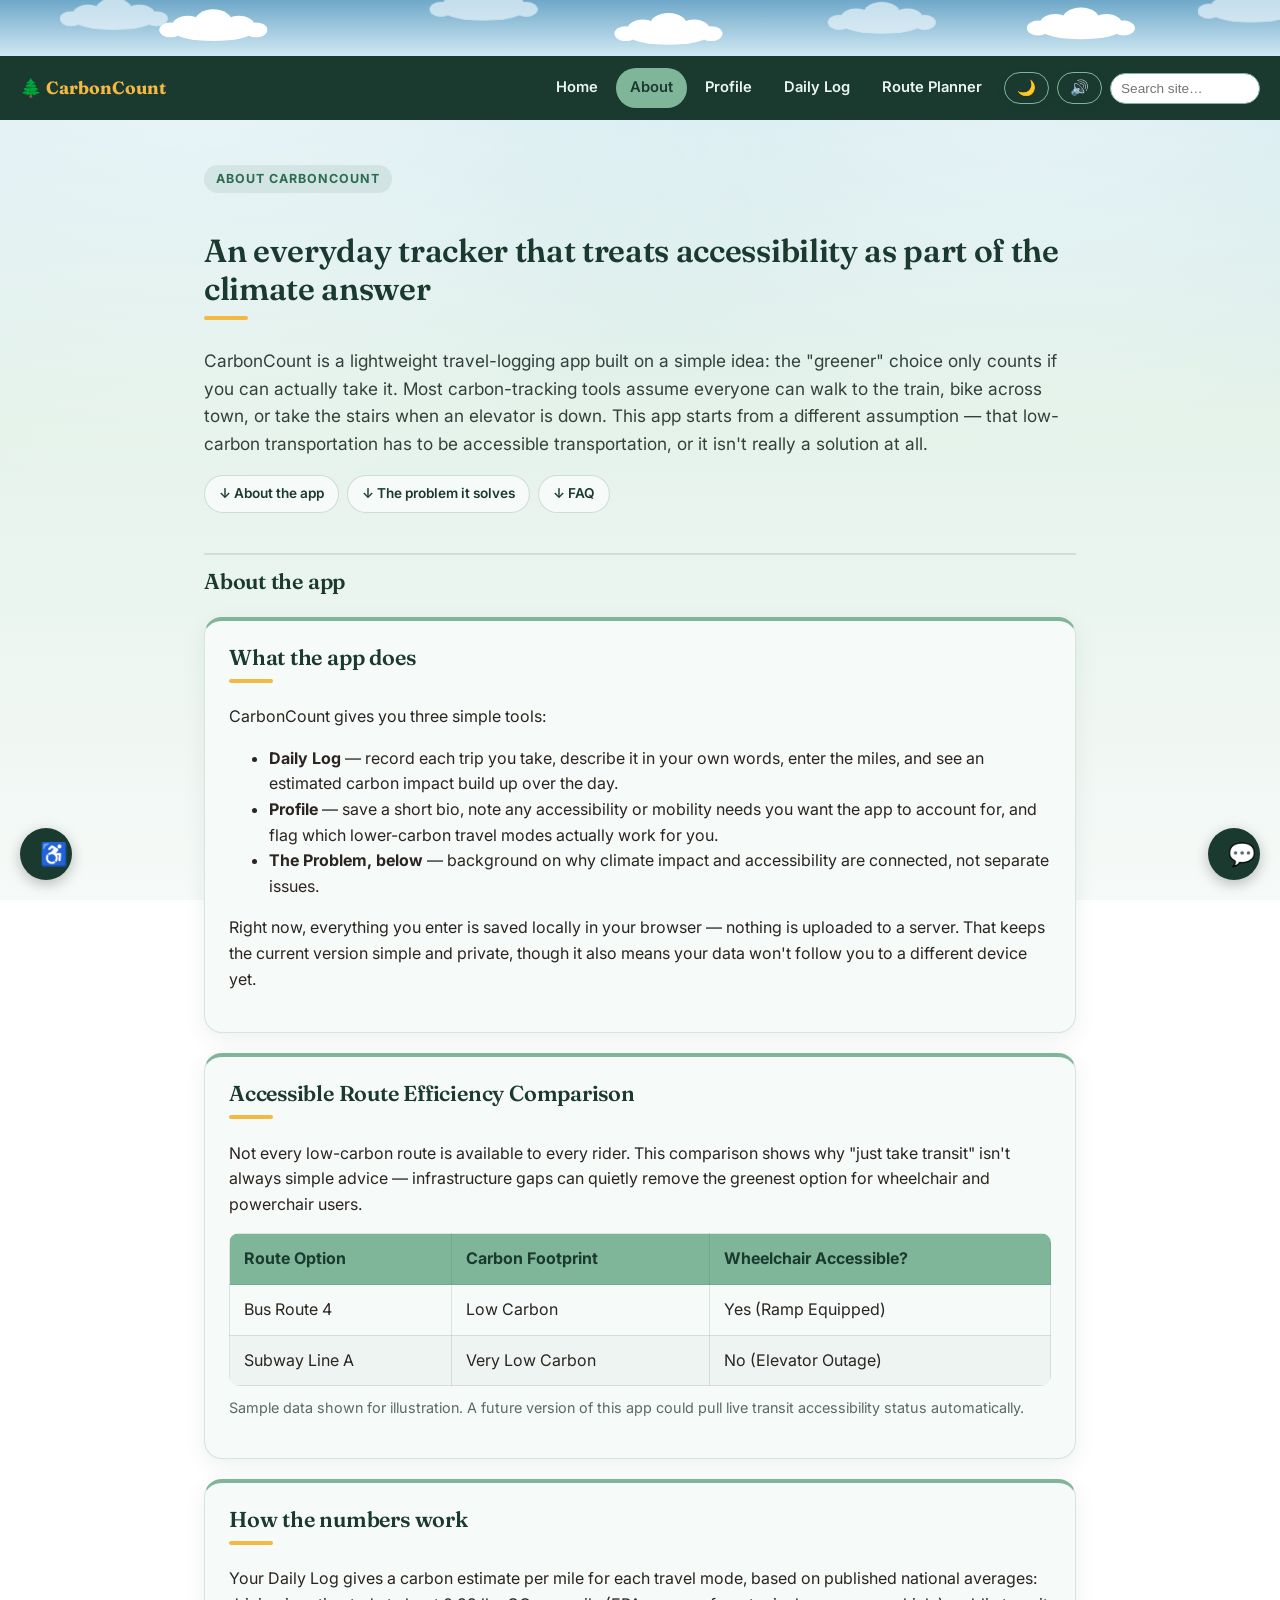
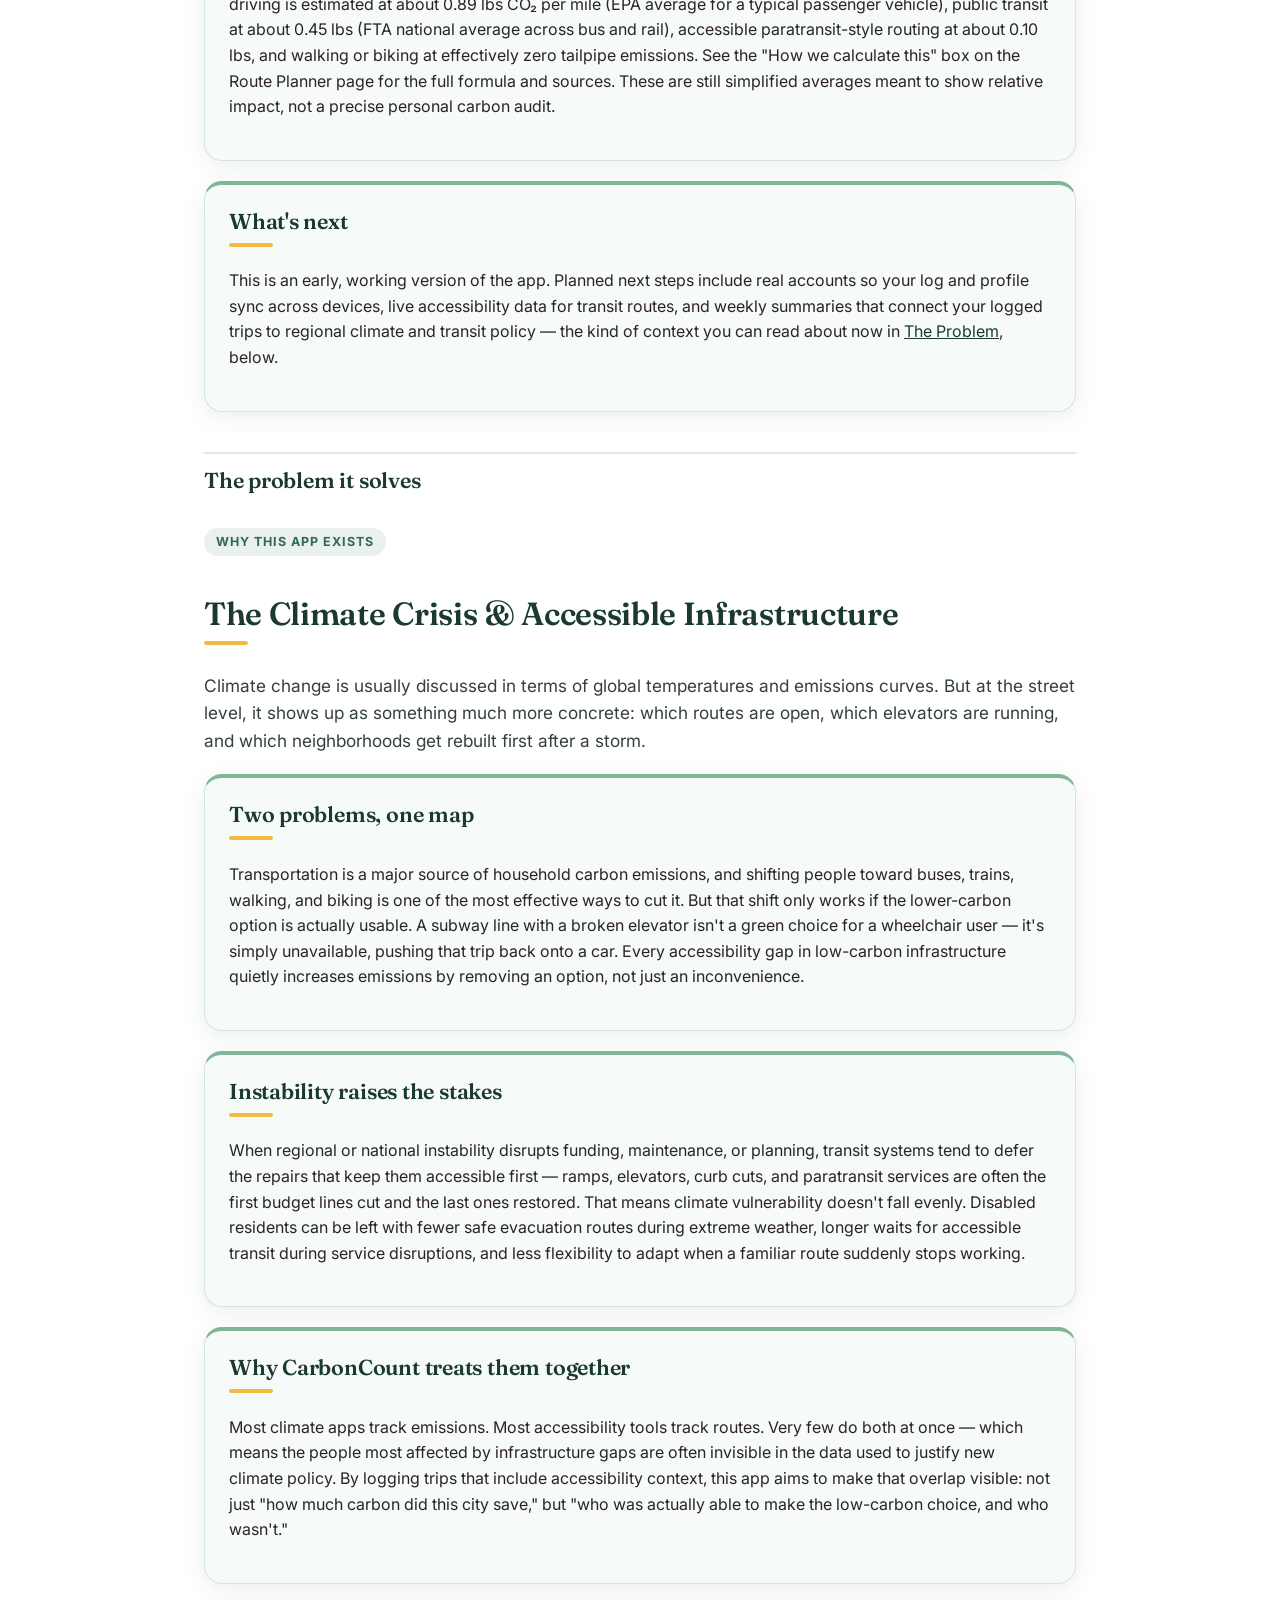
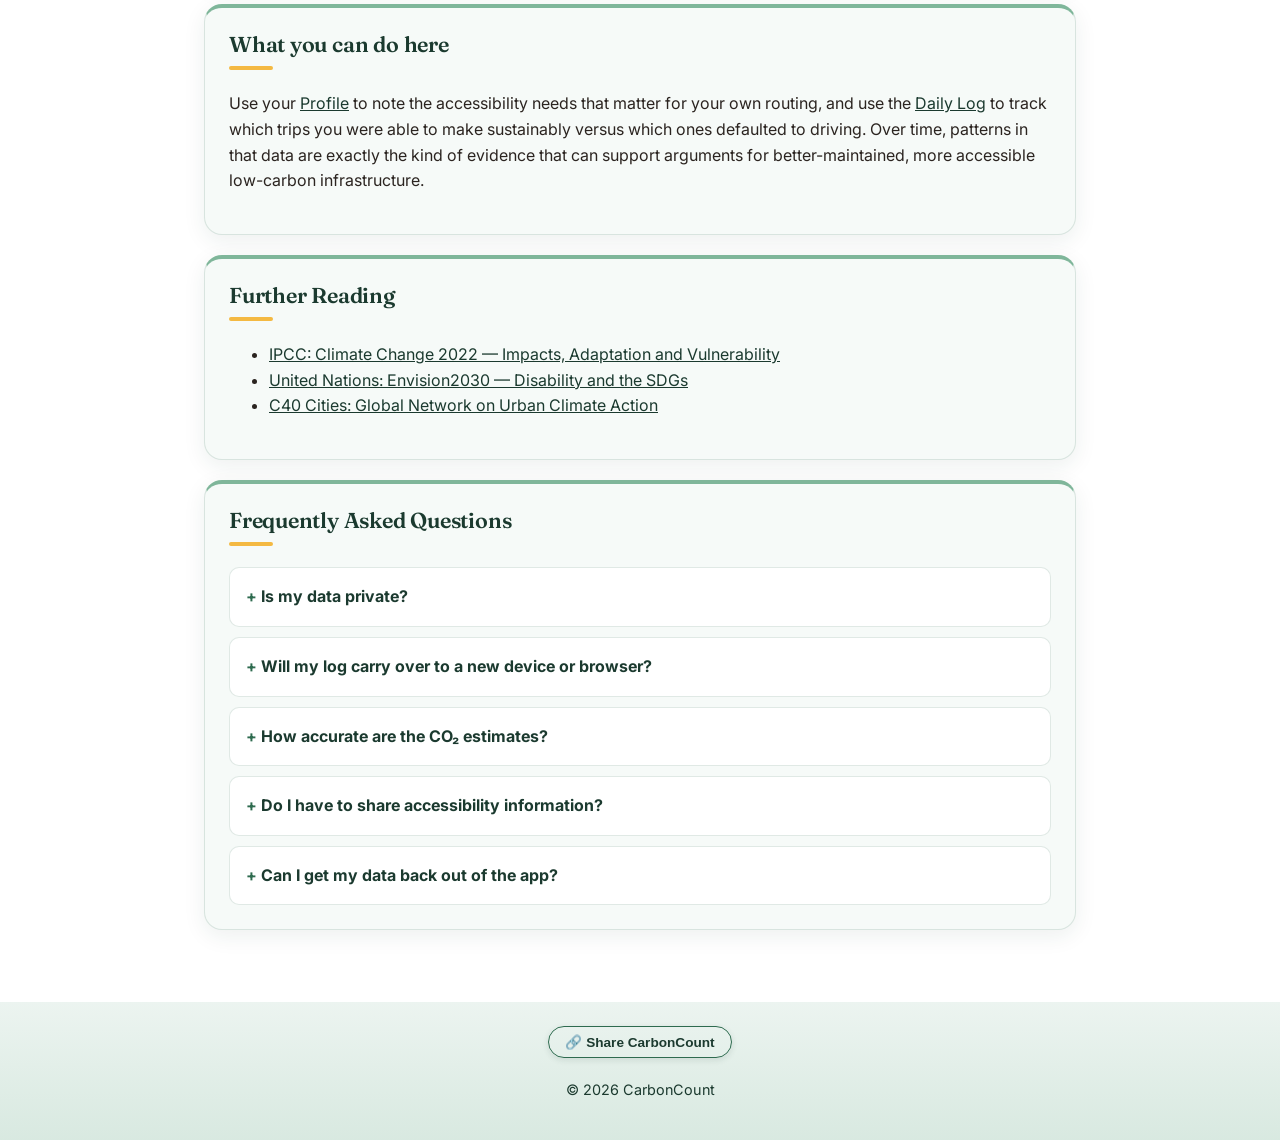
<file: about.html>
<!DOCTYPE html>
<!-- Declares this document as HTML5 -->
<html lang="en">
<!-- Root element, lang="en" tells browsers/screen readers the page is in English -->
<head>
    <meta charset="UTF-8">
    <!-- Sets the character encoding so special characters and emoji render correctly -->
    <meta name="viewport" content="width=device-width, initial-scale=1.0">
    <!-- Makes the page show at the device's real width for responsive/mobile layouts -->
    <title>CarbonCount - About</title>
    <!-- Sets the browser tab title -->
    <link rel="stylesheet" href="styles.css">
    <!-- Loads the external stylesheet shared by every page on the site -->
</head>
<body>

    <header class="site-header">
        <!-- Semantic header element -->
        <div class="cloud-band" aria-hidden="true">
            <!-- Decorative-only div -->
            <svg viewBox="0 0 900 60" preserveAspectRatio="none" xmlns:xlink="http://www.w3.org/1999/xlink">
                <!-- The scalable vector graphic that draws the animated cloud strip -->
                <defs>
                    <!-- Reusable puffy cloud -->
                    <g id="cloud-shape">
                        <!-- Groups the shapes below into one named, reusable cloud unit -->
                        <ellipse cx="0" cy="18" rx="28" ry="10"/>
                        <!-- The cloud's flat, wide base shape -->
                        <circle cx="-18" cy="12" r="11"/>
                        <!-- Left puff of the cloud -->
                        <circle cx="0" cy="7" r="13"/>
                        <!-- Top-center puff, the tallest part of the cloud -->
                        <circle cx="18" cy="12" r="11"/>
                        <!-- Right puff of the cloud -->
                        <circle cx="30" cy="16" r="8"/>
                        <!-- Small outer puff on the right edge -->
                        <circle cx="-30" cy="16" r="8"/>
                        <!-- Small outer puff on the left edge -->
                    </g>
                </defs>
                <!-- Back cloud layer drifts slowly -->
                <g class="drift-slow" fill="#eaf5fb" opacity="0.6">
                    <!-- Group of faint, distant clouds -->
                    <use xlink:href="#cloud-shape" href="#cloud-shape" x="80" y="4"/>
                    <!-- Places one copy of the cloud shape at this x/y position -->
                    <use xlink:href="#cloud-shape" href="#cloud-shape" x="340" y="-6"/>
                    <!-- Another copy of the same cloud shape, repositioned -->
                    <use xlink:href="#cloud-shape" href="#cloud-shape" x="620" y="8"/>
                    <!-- Another copy of the same cloud shape, repositioned -->
                    <use xlink:href="#cloud-shape" href="#cloud-shape" x="880" y="-4"/>
                    <!-- Another copy of the same cloud shape, repositioned -->
                    <use xlink:href="#cloud-shape" href="#cloud-shape" x="1160" y="4"/>
                    <!-- Extra copy positioned off to the right so the loop looks continuous -->
                    <use xlink:href="#cloud-shape" href="#cloud-shape" x="1420" y="-6"/>
                    <!-- Extra copy positioned off to the right so the loop looks continuous -->
                    <use xlink:href="#cloud-shape" href="#cloud-shape" x="1700" y="8"/>
                    <!-- Extra copy so the loop looks continuous -->
                </g>
                <!-- Front cloud layer drifts forward and sits lower -->
                <g class="drift" fill="#ffffff">
                    <!-- Group of brighter, closer clouds -->
                    <use xlink:href="#cloud-shape" href="#cloud-shape" x="150" y="16"/>
                    <!-- Places one copy of the cloud shape at this x/y position -->
                    <use xlink:href="#cloud-shape" href="#cloud-shape" x="470" y="20"/>
                    <!-- Another copy of the same cloud shape, repositioned -->
                    <use xlink:href="#cloud-shape" href="#cloud-shape" x="760" y="14"/>
                    <!-- Another copy of the same cloud shape, repositioned -->
                    <use xlink:href="#cloud-shape" href="#cloud-shape" x="1050" y="16"/>
                    <!-- Extra copy positioned off to the right so the loop looks continuous -->
                    <use xlink:href="#cloud-shape" href="#cloud-shape" x="1370" y="20"/>
                    <!-- Extra copy positioned off to the right so the loop looks continuous -->
                    <use xlink:href="#cloud-shape" href="#cloud-shape" x="1660" y="14"/>
                    <!-- Extra copy positioned off to the right so the loop looks continuous -->
                </g>
            </svg>
        </div>

        <nav class="top-nav" aria-label="Main Navigation">
            <!-- Semantic nav element -->
            <a class="brand" href="index.html">🌲 CarbonCount</a>
            <!-- Site logo/name, links back to the homepage -->
            <button id="nav-toggle" class="nav-toggle" type="button" aria-expanded="false" aria-controls="nav-menu" aria-label="Toggle navigation menu">☰</button>
            <!-- Hamburger(looks like it :)) button, only visible on narrow screens; toggled by site.js -->
            <div id="nav-menu" class="nav-menu">
                <!-- Container for the nav links; site.js adds the .open class on mobile when toggled -->
                <a href="index.html">Home</a>
                <!-- Link to the homepage -->
                <a href="about.html" class="active">About</a>
                <!-- Link to this page class="active" highlights it in the nav -->
                <a href="profile.html">Profile</a>
                <!-- Link to the Profile page -->
                <a href="log.html">Daily Log</a>
                <!-- Link to the Daily Log page -->
                <a href="route.html">Route Planner</a>
                <!-- Link to the Route Planner page -->
            </div>
        </nav>
    </header>

    <main class="page-section">
        <!-- Semantic main element holds this page's unique content -->
        <p class="eyebrow">About CarbonCount</p>
        <!-- Small uppercase label sitting above the main heading -->
        <h2>An everyday tracker that treats accessibility as part of the climate answer</h2>
        <!-- Page's main heading -->
        <p class="lede">CarbonCount is a lightweight travel-logging app built on a simple idea: the "greener" choice only counts if you can actually take it. Most carbon-tracking tools assume everyone can walk to the train, bike across town, or take the stairs when an elevator is down. This app starts from a different assumption — that low-carbon transportation has to be accessible transportation, or it isn't really a solution at all.</p>
        <!-- Intro paragraph, styled larger via the .lede class -->

        <nav class="quick-jump" aria-label="On this page">
            <!-- Small in-page jump nav so a long, merged page is still easy to skim/navigate -->
            <a href="#the-app">↓ About the app</a>
            <a href="#the-problem">↓ The problem it solves</a>
            <a href="#faq">↓ FAQ</a>
        </nav>

        <h3 id="the-app" class="section-marker">About the app</h3>
        <!-- Anchor target for the quick-jump link above -->

        <div class="card">
            <!-- Styled content card: what the app does -->
            <h3>What the app does</h3>
            <!-- Card heading -->
            <p>CarbonCount gives you three simple tools:</p>
            <!-- Short intro line before the feature list -->
            <ul>
                <!-- Unordered list of the three core features -->
                <li><strong>Daily Log</strong> — record each trip you take, describe it in your own words, enter the miles, and see an estimated carbon impact build up over the day.</li>
                <!-- Describes the Daily Log feature -->
                <li><strong>Profile</strong> — save a short bio, note any accessibility or mobility needs you want the app to account for, and flag which lower-carbon travel modes actually work for you.</li>
                <!-- Describes the Profile feature -->
                <li><strong>The Problem, below</strong> — background on why climate impact and accessibility are connected, not separate issues.</li>
                <!-- Describes The Problem section, now further down this same page -->
            </ul>
            <p>Right now, everything you enter is saved locally in your browser — nothing is uploaded to a server. That keeps the current version simple and private, though it also means your data won't follow you to a different device yet.</p>
            <!-- Explains the current local-storage-only data model -->
        </div>

        <div class="card">
            <!-- Styled content card: the accessibility/carbon comparison table -->
            <h3>Accessible Route Efficiency Comparison</h3>
            <!-- Card heading -->
            <p>Not every low-carbon route is available to every rider. This comparison shows why "just take transit" isn't always simple advice — infrastructure gaps can quietly remove the greenest option for wheelchair and powerchair users.</p>
            <!-- Sets up why the table below matters -->
            <div class="table-scroll">
                <!-- Wraps the table so it can scroll horizontally on very small screens instead of breaking the layout -->
                <table class="data-table">
                    <!-- Fulfills Requirement 6 (Data Table) -->
                    <thead>
                        <!-- Table header section -->
                        <tr>
                            <th scope="col">Route Option</th>
                            <!-- Column header; scope="col" ties it to the column for screen readers -->
                            <th scope="col">Carbon Footprint</th>
                            <!-- Column header; scope="col" ties it to the column for screen readers -->
                            <th scope="col">Wheelchair Accessible?</th>
                            <!-- Column header; scope="col" ties it to the column for screen readers -->
                        </tr>
                    </thead>
                    <tbody>
                        <!-- Table body rows -->
                        <tr>
                            <td>Bus Route 4</td>
                            <!-- Row 1, column 1: route name -->
                            <td>Low Carbon</td>
                            <!-- Row 1, column 2: carbon footprint rating -->
                            <td>Yes (Ramp Equipped)</td>
                            <!-- Row 1, column 3: accessibility status -->
                        </tr>
                        <tr>
                            <td>Subway Line A</td>
                            <!-- Row 2, column 1: route name -->
                            <td>Very Low Carbon</td>
                            <!-- Row 2, column 2: carbon footprint rating -->
                            <td>No (Elevator Outage)</td>
                            <!-- Row 2, column 3: accessibility status, illustrating the core problem -->
                        </tr>
                    </tbody>
                </table>
            </div>
            <p style="margin-top:10px; font-size:0.9rem; color:#5a6b62;">Sample data shown for illustration. A future version of this app could pull live transit accessibility status automatically.</p>
            <!-- Disclaimer clarifying the table uses sample, not live, data -->
        </div>

        <div class="card">
            <!-- Styled content card: explains the CO2 math -->
            <h3>How the numbers work</h3>
            <!-- Card heading -->
            <p>Your Daily Log gives a carbon estimate per mile for each travel mode, based on published national averages: driving is estimated at about 0.89 lbs CO₂ per mile (EPA average for a typical passenger vehicle), public transit at about 0.45 lbs (FTA national average across bus and rail), accessible paratransit-style routing at about 0.10 lbs, and walking or biking at effectively zero tailpipe emissions. See the "How we calculate this" box on the Route Planner page for the full formula and sources. These are still simplified averages meant to show relative impact, not a precise personal carbon audit.</p>
            <!-- Explains the fixed per-mile factors used in log.html and route.html -->
        </div>

        <div class="card">
            <!-- Styled content card: roadmap -->
            <h3>What's next</h3>
            <!-- Card heading -->
            <p>This is an early, working version of the app. Planned next steps include real accounts so your log and profile sync across devices, live accessibility data for transit routes, and weekly summaries that connect your logged trips to regional climate and transit policy — the kind of context you can read about now in <a href="#the-problem">The Problem</a>, below.</p>
            <!-- Fulfills Accessibility Feature (Descriptive Links) -->
        </div>

        <h3 id="the-problem" class="section-marker">The problem it solves</h3>
        <!-- Anchor target for the quick-jump link above; this section is the former about-problem.html page -->

        <p class="eyebrow">Why this app exists</p>
        <!-- Small uppercase label sitting above this section's heading -->
        <h2>The Climate Crisis &amp; Accessible Infrastructure</h2>
        <!-- Section heading -->
        <p class="lede">Climate change is usually discussed in terms of global temperatures and emissions curves. But at the street level, it shows up as something much more concrete: which routes are open, which elevators are running, and which neighborhoods get rebuilt first after a storm.</p>
        <!-- Intro paragraph, styled larger via the .lede class -->

        <div class="card">
            <!-- Styled content card: first talking point -->
            <h3>Two problems, one map</h3>
            <!-- Card heading -->
            <p>Transportation is a major source of household carbon emissions, and shifting people toward buses, trains, walking, and biking is one of the most effective ways to cut it. But that shift only works if the lower-carbon option is actually usable. A subway line with a broken elevator isn't a green choice for a wheelchair user — it's simply unavailable, pushing that trip back onto a car. Every accessibility gap in low-carbon infrastructure quietly increases emissions by removing an option, not just an inconvenience.</p>
            <!-- Card body text -->
        </div>

        <div class="card">
            <!-- Styled content card: second talking point -->
            <h3>Instability raises the stakes</h3>
            <!-- Card heading -->
            <p>When regional or national instability disrupts funding, maintenance, or planning, transit systems tend to defer the repairs that keep them accessible first — ramps, elevators, curb cuts, and paratransit services are often the first budget lines cut and the last ones restored. That means climate vulnerability doesn't fall evenly. Disabled residents can be left with fewer safe evacuation routes during extreme weather, longer waits for accessible transit during service disruptions, and less flexibility to adapt when a familiar route suddenly stops working.</p>
            <!-- Card body text -->
        </div>

        <div class="card">
            <!-- Styled content card: third talking point -->
            <h3>Why CarbonCount treats them together</h3>
            <!-- Card heading -->
            <p>Most climate apps track emissions. Most accessibility tools track routes. Very few do both at once — which means the people most affected by infrastructure gaps are often invisible in the data used to justify new climate policy. By logging trips that include accessibility context, this app aims to make that overlap visible: not just "how much carbon did this city save," but "who was actually able to make the low-carbon choice, and who wasn't."</p>
            <!-- Card body text -->
        </div>

        <div class="card">
            <!-- Styled content card: what the reader can actually do -->
            <h3>What you can do here</h3>
            <!-- Card heading -->
            <p>Use your <a href="profile.html">Profile</a> to note the accessibility needs that matter for your own routing, and use the <a href="log.html">Daily Log</a> to track which trips you were able to make sustainably versus which ones defaulted to driving. Over time, patterns in that data are exactly the kind of evidence that can support arguments for better-maintained, more accessible low-carbon infrastructure.</p>
            <!-- Card body text with descriptive internal links to Profile and Daily Log -->
        </div>

        <!-- Further Reading: real external hyperlinks with descriptive text for continued research -->
        <div class="card">
            <!-- Styled content card: external resource links -->
            <h3>Further Reading</h3>
            <!-- Card heading -->
            <ul>
                <!-- Unordered list of external articles -->
                <li><a href="https://www.ipcc.ch/report/ar6/wg2/" target="_blank" rel="noopener">IPCC: Climate Change 2022 — Impacts, Adaptation and Vulnerability</a></li>
                <!-- External link; target="_blank" opens a new tab, rel="noopener" blocks the new tab from accessing this page -->
                <li><a href="https://www.un.org/development/desa/disabilities/envision2030.html" target="_blank" rel="noopener">United Nations: Envision2030 — Disability and the SDGs</a></li>
                <!-- External link; target="_blank" opens a new tab, rel="noopener" blocks the new tab from accessing this page -->
                <li><a href="https://www.c40.org/" target="_blank" rel="noopener">C40 Cities: Global Network on Urban Climate Action</a></li>
                <!-- External link; target="_blank" opens a new tab, rel="noopener" blocks the new tab from accessing this page -->
            </ul>
        </div>

        <div class="card" id="faq">
            <!-- Styled content card: FAQ accordion -->
            <h3>Frequently Asked Questions</h3>
            <!-- Card heading -->
            <details class="faq-item">
                <!-- Native, no-JS-needed expand/collapse element -->
                <summary>Is my data private?</summary>
                <!-- Always-visible question; clicking it toggles the answer below -->
                <p>Yes. Everything you enter — your bio, accessibility notes, and logged trips — is stored only in your browser's local storage. Nothing is sent to a server, and nothing is shared with anyone.</p>
                <!-- Answer text, hidden until the <details> is opened -->
            </details>
            <details class="faq-item">
                <summary>Will my log carry over to a new device or browser?</summary>
                <p>Not yet. Since data is stored locally, clearing your browser data or switching devices will reset your log. Account-based syncing is on the roadmap.</p>
            </details>
            <details class="faq-item">
                <summary>How accurate are the CO₂ estimates?</summary>
                <p>They're simplified per-mile averages meant to show relative impact between travel modes, not a precise personal carbon audit. Think of them as directional, not exact.</p>
            </details>
            <details class="faq-item">
                <summary>Do I have to share accessibility information?</summary>
                <p>No. Every field on your Profile page is optional, including the "Prefer not to say" option in the accessibility checklist. Sharing it just helps the app's suggestions fit you better.</p>
            </details>
            <details class="faq-item">
                <summary>Can I get my data back out of the app?</summary>
                <p>Yes — the Daily Log page has an "Export as CSV" button that downloads all of your logged trips as a spreadsheet-ready file.</p>
            </details>
        </div>
    </main>

    <footer>
        <!-- Semantic footer element -->
        <p>&copy; 2026 CarbonCount</p>
        <!-- Copyright line; site.js inserts the subscribe form and share button above this -->
    </footer>

    <script src="site.js"></script>
    <!-- Loads the shared site script (nav toggle, dark mode, accessibility panel, search, footer extras) -->
</body>
</html>
</file>
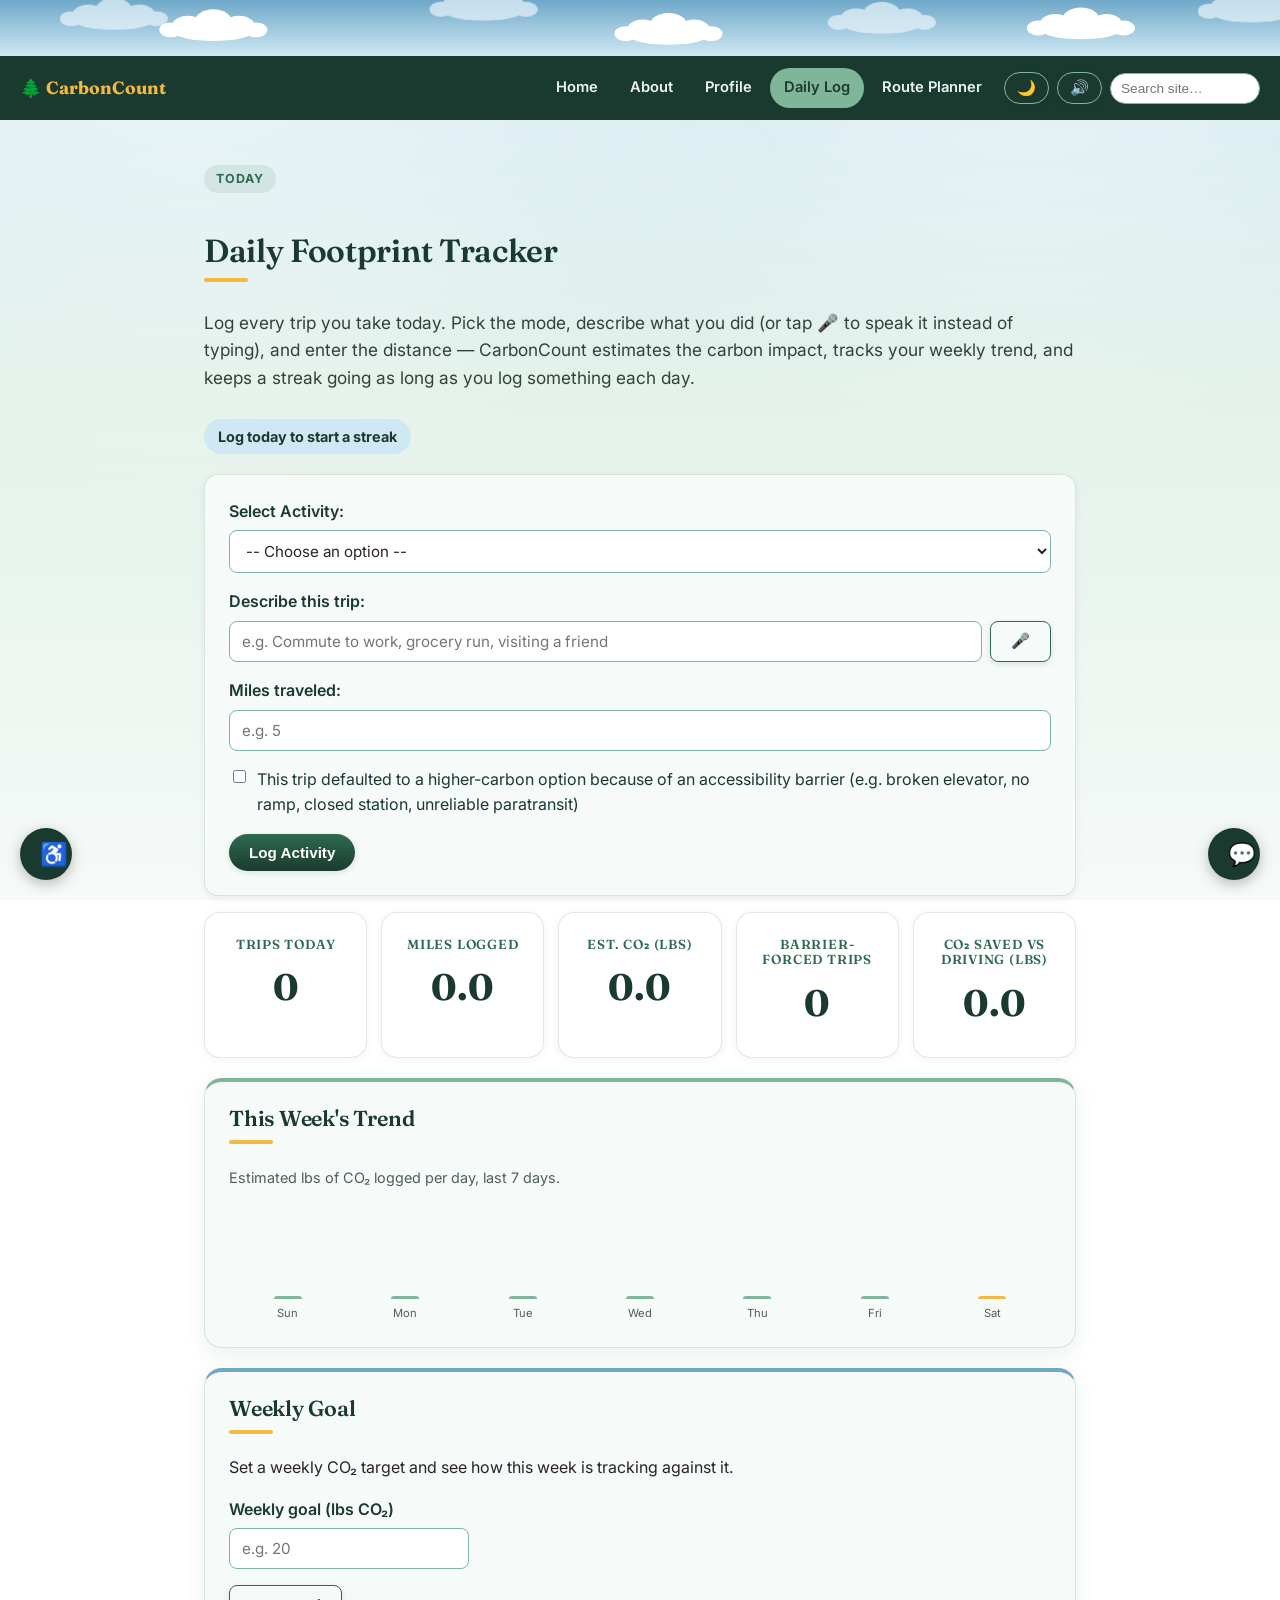
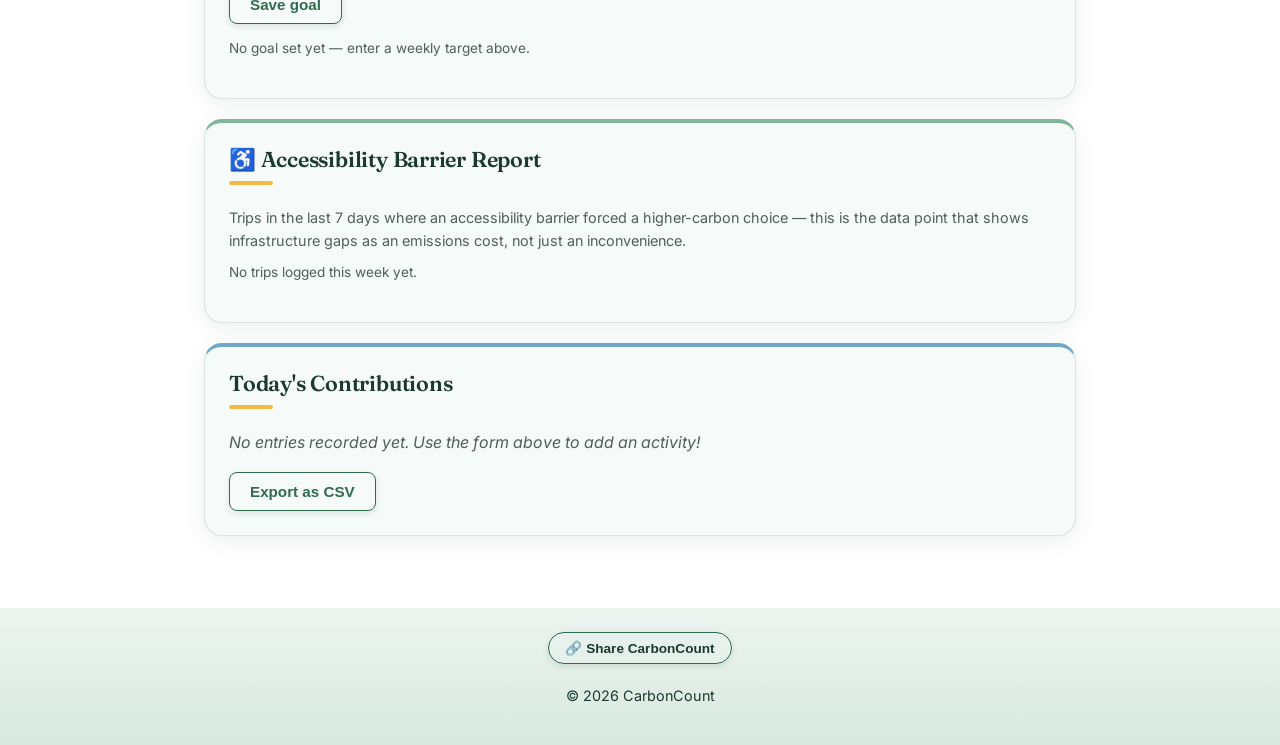
<file: log.html>
<!DOCTYPE html>
<html lang="en">
<head>
    <meta charset="UTF-8">
    <meta name="viewport" content="width=device-width, initial-scale=1.0">
    <title>CarbonCount - Daily Log</title>
    <link rel="stylesheet" href="styles.css">
</head>
<body>

    <header class="site-header">
        <!-- Semantic header element -->
        <div class="cloud-band" aria-hidden="true">
            <!-- Decorative-only div -->
            <svg viewBox="0 0 900 60" preserveAspectRatio="none" xmlns:xlink="http://www.w3.org/1999/xlink">
                <defs>
                    <!-- Reusable puffy cloud -->
                    <g id="cloud-shape">
                        <ellipse cx="0" cy="18" rx="28" ry="10"/>
                        <circle cx="-18" cy="12" r="11"/>
                        <circle cx="0" cy="7" r="13"/>
                        <circle cx="18" cy="12" r="11"/>
                        <circle cx="30" cy="16" r="8"/>
                        <circle cx="-30" cy="16" r="8"/>
                    </g>
                </defs>
             
                <g class="drift-slow" fill="#eaf5fb" opacity="0.6">
                    <use xlink:href="#cloud-shape" href="#cloud-shape" x="80" y="4"/>
                    <use xlink:href="#cloud-shape" href="#cloud-shape" x="340" y="-6"/>
                    <use xlink:href="#cloud-shape" href="#cloud-shape" x="620" y="8"/>
                    <use xlink:href="#cloud-shape" href="#cloud-shape" x="880" y="-4"/>
                    <use xlink:href="#cloud-shape" href="#cloud-shape" x="1160" y="4"/>
                    <use xlink:href="#cloud-shape" href="#cloud-shape" x="1420" y="-6"/>
                    <use xlink:href="#cloud-shape" href="#cloud-shape" x="1700" y="8"/>
                </g>
            
                <g class="drift" fill="#ffffff">
                    <use xlink:href="#cloud-shape" href="#cloud-shape" x="150" y="16"/>
                    <use xlink:href="#cloud-shape" href="#cloud-shape" x="470" y="20"/>
                    <use xlink:href="#cloud-shape" href="#cloud-shape" x="760" y="14"/>
                    <use xlink:href="#cloud-shape" href="#cloud-shape" x="1050" y="16"/>
                    <use xlink:href="#cloud-shape" href="#cloud-shape" x="1370" y="20"/>
                    <use xlink:href="#cloud-shape" href="#cloud-shape" x="1660" y="14"/>
                </g>
            </svg>
        </div>

        <nav class="top-nav" aria-label="Main Navigation">
            <a class="brand" href="index.html">🌲 CarbonCount</a>
            <!-- Site logo/name, links back to the homepage -->
            <button id="nav-toggle" class="nav-toggle" type="button" aria-expanded="false" aria-controls="nav-menu" aria-label="Toggle navigation menu">☰</button>
                        <!-- Container for the nav links; site.js adds the .open class on mobile when toggled -->
            <div id="nav-menu" class="nav-menu">
                <a href="index.html">Home</a>
                <a href="about.html">About</a>
                <!-- Link to the About page (merged About App + The Problem) -->
                <a href="profile.html">Profile</a>
                <a href="log.html" class="active">Daily Log</a>
                <!-- Link to this page; class="active" highlights it in the nav -->
                <a href="route.html">Route Planner</a>
            </div>
        </nav>
    </header>

    <main class="page-section">
        <p class="eyebrow">Today</p>
        <h2>Daily Footprint Tracker</h2>
        <p class="lede">Log every trip you take today. Pick the mode, describe what you did (or tap 🎤 to speak it instead of typing), and enter the distance — CarbonCount estimates the carbon impact, tracks your weekly trend, and keeps a streak going as long as you log something each day.</p>
        <div id="streak-display"></div>
        <!-- Empty on purpose; renderStreak() in the script below fills this with the current streak pill -->

        <form class="log-form" id="log-form">
            <!-- The trip-logging form; submit is intercepted by JS below instead of actually posting anywhere -->
            <div class="form-group">
                <label for="activity-type">Select Activity:</label>
                <select id="activity-type" name="activity-type" required>
                    <!-- data-factor on each option is the lbs-of-CO2-per-mile used in the calculation below -->
                    <option value="">-- Choose an option --</option>
                    <option value="driving" data-factor="0.89">Driving a Car</option>
                    <option value="transit" data-factor="0.45">Taking Public Transit (Bus/Train)</option>
                    <option value="accessible" data-factor="0.10">Accessible Routing (Wheelchair/Powerchair)</option>
                    <option value="walking" data-factor="0.00">Walking / Biking</option>
                </select>
            </div>

            <div class="form-group">
                <label for="activity-desc">Describe this trip:</label>
                <div style="display:flex; gap:8px;">
                    <input type="text" id="activity-desc" name="activity-desc" placeholder="e.g. Commute to work, grocery run, visiting a friend" style="flex:1;">
                    <!-- Feature: voice input -->
                    <button type="button" id="voice-btn" class="secondary" aria-label="Speak your trip description" title="Speak your trip description">🎤</button>
                    <!-- Click starts listening; the script below fills the text field with the spoken words -->
                </div>
            </div>

            <div class="form-group">
                <label for="duration">Miles traveled:</label>
                <input type="number" id="duration" name="duration" placeholder="e.g. 5" min="0.1" step="0.1" required>
                <!-- min/step keep the input to positive, one-decimal mile values -->
            </div>

            <!-- Feature: Accessibility barrier tracker -->
            <div class="form-group">
                <label style="display:flex; align-items:flex-start; gap:8px; font-weight:normal;">
                    <input type="checkbox" id="barrier-flag" style="margin-top:3px;">
                    <span>This trip defaulted to a higher-carbon option because of an accessibility barrier (e.g. broken elevator, no ramp, closed station, unreliable paratransit)</span>
                </label>
                <div id="barrier-note-wrap" style="display:none; margin-top:8px;">
                    <label for="barrier-note">What was the barrier?</label>
                    <input type="text" id="barrier-note" placeholder="e.g. Elevator out of service at 5th St station">
                </div>
            </div>

            <button type="submit">Log Activity</button>
            <!-- type="submit" triggers the form's submit event, handled entirely in JS below -->
        </form>

        <div class="log-summary">
            <!-- Row of three cards summarizing today's activity -->
            <div class="status-card">
                <h3>Trips Today</h3>
                <p class="status-value" id="stat-trips">0</p>
                <!-- Placeholder "0"; renderEntries() below overwrites this with today's real trip count -->
            </div>
            <div class="status-card">
                <h3>Miles Logged</h3>
                <p class="status-value" id="stat-miles">0</p>
                <!-- Placeholder "0"; renderEntries() below overwrites this with today's real mile total -->
            </div>
            <div class="status-card">
                <h3>Est. CO₂ (lbs)</h3>
                <p class="status-value" id="stat-co2">0</p>
                <!-- Placeholder "0"; renderEntries() below overwrites this with today's real CO2 total -->
            </div>
            <div class="status-card">
                <h3>Barrier-Forced Trips</h3>
                <p class="status-value" id="stat-barriers">0</p>
                <!-- Placeholder "0"; renderEntries() below overwrites this with today's count of accessibility-barrier trips -->
            </div>
            <div class="status-card">
                <h3>CO₂ Saved vs Driving (lbs)</h3>
                <p class="status-value" id="stat-saved">0</p>
            </div>
        </div>

        <section class="card">
            <!-- Weekly trend chart card -->
            <h3>This Week's Trend</h3>
            <p style="margin:0; font-size:0.9rem; color:#4f5f57;">Estimated lbs of CO₂ logged per day, last 7 days.</p>
            <div class="week-chart" id="week-chart" role="img" aria-label="Bar chart of estimated CO2 per day over the last 7 days"></div>
            <!-- Empty on purpose; renderWeekChart() builds one bar per day here -->
        </section>

        <section class="card">
            <!-- Weekly CO2 goal + progress bar -->
            <h3>Weekly Goal</h3>
            <p>Set a weekly CO₂ target and see how this week is tracking against it.</p>
            <div class="form-group" style="max-width: 240px;">
                <label for="goal-input">Weekly goal (lbs CO₂)</label>
                <input type="number" id="goal-input" min="1" step="1" placeholder="e.g. 20">
            </div>
            <button type="button" id="save-goal" class="secondary">Save goal</button>
            <!-- Click handler in the script below saves this value and re-renders the progress bar -->
            <div id="goal-progress" style="margin-top: 14px;"></div>
            <!-- Empty on purpose; renderGoal() below fills this with the progress bar and label -->
        </section>

        <section class="card" id="barrier-report-card">
            <!-- Accessibility barrier report -->
            <h3>♿ Accessibility Barrier Report</h3>
            <p style="margin:0 0 10px; font-size:0.9rem; color:#4f5f57;">Trips in the last 7 days where an accessibility barrier forced a higher-carbon choice — this is the data point that shows infrastructure gaps as an emissions cost, not just an inconvenience.</p>
            <div id="barrier-report"></div>
            <!-- Empty on purpose; renderBarrierReport() below fills this in -->
        </section>

        <section class="log-history card">
            <!-- List of today's logged trips -->
            <h3>Today's Contributions</h3>
            <div id="entries-list">
                <p class="empty-notice" id="empty-notice">No entries recorded yet. Use the form above to add an activity!</p>
                <!-- Default message; renderEntries() below replaces this with real entry cards once any exist -->
            </div>
            <div style="margin-top: 14px; display: flex; gap: 10px; flex-wrap: wrap;">
                <button type="button" class="secondary" id="export-csv">Export as CSV</button>
                <!-- Downloads all entries as a .csv file; handled in the script below -->
                <button type="button" class="secondary" id="clear-log" style="display: none;">Clear all entries</button>
                <!-- Hidden until there's at least one entry; deletes everything after a confirm prompt -->
            </div>
        </section>
    </main>

    <div class="save-toast" id="toast">Logged!</div>
    <!-- Small floating confirmation banner -->

    <footer>
        <!-- Semantic footer -->
        <p>&copy; 2026 CarbonCount</p>
        <!-- Copyright line; site.js inserts the subscribe form and share button above this -->
    </footer>

    <script src="site.js"></script>
    <!-- Loads the shared site script (nav toggle, dark mode, accessibility panel, search, footer extras) -->
    <script>
        const STORAGE_KEY = 'cp_log_entries';
        const GOAL_KEY = 'cp_weekly_goal';
        const labels = {
            driving: 'Driving a Car',
            transit: 'Public Transit',
            accessible: 'Accessible Routing',
            walking: 'Walking / Biking'
        };

        function loadEntries() {
            return JSON.parse(localStorage.getItem(STORAGE_KEY) || '[]');
        }
        function saveEntries(entries) {
            localStorage.setItem(STORAGE_KEY, JSON.stringify(entries));
        }
        function showToast(msg) {
            const t = document.getElementById('toast');
            t.textContent = msg;
            t.classList.add('show');
            setTimeout(() => t.classList.remove('show'), 1600);
        }
        function dayKey(ts) {
            return new Date(ts).toDateString();
        }
        function escapeHtml(str) {
            const div = document.createElement('div');
            div.textContent = str;
            return div.innerHTML;
        }

        function renderEntries() {
            const entries = loadEntries();
            const today = dayKey(Date.now());
            const todaysEntries = entries.filter(e => dayKey(e.ts) === today);

            const list = document.getElementById('entries-list');
            const emptyNotice = document.getElementById('empty-notice');
            const clearBtn = document.getElementById('clear-log');
            list.innerHTML = '';

            if (todaysEntries.length === 0) {
                list.appendChild(emptyNotice);
            } else {
                todaysEntries.forEach((entry) => {
                    const globalIndex = entries.indexOf(entry);
                    const div = document.createElement('div');
                    div.className = 'log-entry';
                    div.innerHTML = `
                        <div>
                            <strong>${labels[entry.type] || entry.type}</strong>
                            ${entry.desc ? ' — ' + escapeHtml(entry.desc) : ''}
                            <div class="entry-meta">${entry.miles} miles · ~${entry.co2.toFixed(1)} lbs CO₂</div>
                            ${entry.barrier ? `<div class="entry-meta" style="color:#b3541e;">♿ Barrier-forced${entry.barrierNote ? ': ' + escapeHtml(entry.barrierNote) : ''}</div>` : ''}
                        </div>
                        <button type="button" data-index="${globalIndex}" aria-label="Remove entry">Remove</button>
                    `;
                    list.appendChild(div);
                });
            }
            clearBtn.style.display = entries.length ? 'inline-block' : 'none';

            document.getElementById('stat-trips').textContent = todaysEntries.length;
            document.getElementById('stat-miles').textContent = todaysEntries.reduce((s, e) => s + e.miles, 0).toFixed(1);
            document.getElementById('stat-co2').textContent = todaysEntries.reduce((s, e) => s + e.co2, 0).toFixed(1);
            document.getElementById('stat-barriers').textContent = todaysEntries.filter(e => e.barrier).length;
            // Savings: what the same miles would have emitted if driven (0.89 lbs/mile), minus what was actually logged.
            document.getElementById('stat-saved').textContent = todaysEntries.reduce((s, e) => s + Math.max(0, e.miles * 0.89 - e.co2), 0).toFixed(1);

            list.querySelectorAll('button[data-index]').forEach(btn => {
                btn.addEventListener('click', () => {
                    const all = loadEntries();
                    all.splice(parseInt(btn.dataset.index, 10), 1);
                    saveEntries(all);
                    renderAll();
                });
            });
        }

        function renderWeekChart() {
            const entries = loadEntries();
            const chart = document.getElementById('week-chart');
            chart.innerHTML = '';

            const days = [];
            for (let i = 6; i >= 0; i--) {
                const d = new Date();
                d.setDate(d.getDate() - i);
                days.push(d);
            }

            const totals = days.map(d => {
                const key = d.toDateString();
                return entries.filter(e => dayKey(e.ts) === key).reduce((s, e) => s + e.co2, 0);
            });
            const max = Math.max(...totals, 1);
            const todayKey = new Date().toDateString();

            days.forEach((d, i) => {
                const col = document.createElement('div');
                col.className = 'bar-col';
                const isToday = d.toDateString() === todayKey;
                const heightPct = Math.max((totals[i] / max) * 100, 2);
                col.innerHTML = `
                    <div class="bar ${isToday ? 'today' : ''}" style="height:${heightPct}%" title="${totals[i].toFixed(1)} lbs CO₂"></div>
                    <span class="bar-label">${d.toLocaleDateString(undefined, { weekday: 'short' })}</span>
                `;
                chart.appendChild(col);
            });
        }

        function renderStreak() {
            const entries = loadEntries();
            const daySet = new Set(entries.map(e => dayKey(e.ts)));
            let streak = 0;
            let cursor = new Date();
            while (daySet.has(cursor.toDateString())) {
                streak++;
                cursor.setDate(cursor.getDate() - 1);
            }
            const el = document.getElementById('streak-display');
            el.innerHTML = streak > 0
                ? `<span class="streak-pill">🔥 ${streak}-day logging streak</span>`
                : `<span class="streak-pill" style="background:var(--sky); color:var(--canopy-dark);">Log today to start a streak</span>`;
        }

        function renderGoal() {
            const goal = parseFloat(localStorage.getItem(GOAL_KEY) || '0');
            document.getElementById('goal-input').value = goal || '';

            const entries = loadEntries();
            const weekAgo = Date.now() - 6 * 24 * 60 * 60 * 1000;
            const weekTotal = entries.filter(e => e.ts >= weekAgo).reduce((s, e) => s + e.co2, 0);

            const box = document.getElementById('goal-progress');
            if (!goal) {
                box.innerHTML = '<p class="progress-label">No goal set yet — enter a weekly target above.</p>';
                return;
            }
            const pct = Math.min((weekTotal / goal) * 100, 100);
            const over = weekTotal > goal;
            box.innerHTML = `
                <div class="progress-track">
                    <div class="progress-fill ${over ? 'over-goal' : ''}" style="width:${pct}%"></div>
                </div>
                <p class="progress-label">${weekTotal.toFixed(1)} of ${goal} lbs CO₂ this week${over ? ' — over goal, consider a lower-carbon trip next time' : ''}</p>
            `;
        }

        function renderBarrierReport() {
            const entries = loadEntries();
            const weekAgo = Date.now() - 6 * 24 * 60 * 60 * 1000;
            const weekEntries = entries.filter(e => e.ts >= weekAgo);
            const barrierEntries = weekEntries.filter(e => e.barrier);

            const box = document.getElementById('barrier-report');
            if (weekEntries.length === 0) {
                box.innerHTML = '<p class="progress-label">No trips logged this week yet.</p>';
                return;
            }
            if (barrierEntries.length === 0) {
                box.innerHTML = '<p class="progress-label">No accessibility barriers reported this week. 🎉</p>';
                return;
            }
            // Rough estimate of the CO2 that would have been avoided if these barrier-forced trips had been made at the walking/biking rate (0 lbs/mile) instead.
            const co2FromBarrierTrips = barrierEntries.reduce((s, e) => s + e.co2, 0);
            const pctOfTrips = ((barrierEntries.length / weekEntries.length) * 100).toFixed(0);
            const notesList = barrierEntries
                .filter(e => e.barrierNote)
                .slice(-3)
                .map(e => `<li>${escapeHtml(e.barrierNote)}</li>`)
                .join('');

            box.innerHTML = `
                <div class="log-summary" style="margin-bottom:10px;">
                    <div class="status-card">
                        <h3>Barrier-Forced Trips</h3>
                        <p class="status-value">${barrierEntries.length}</p>
                    </div>
                    <div class="status-card">
                        <h3>Share of Weekly Trips</h3>
                        <p class="status-value">${pctOfTrips}%</p>
                    </div>
                    <div class="status-card">
                        <h3>Est. CO₂ From These Trips</h3>
                        <p class="status-value">${co2FromBarrierTrips.toFixed(1)}</p>
                    </div>
                </div>
                ${notesList ? `<p class="progress-label" style="margin-bottom:4px;">Recent barriers reported:</p><ul style="margin:0; padding-left:20px; font-size:0.9rem; color:#4f5f57;">${notesList}</ul>` : ''}
            `;
        }

        function renderAll() {
            renderEntries();
            renderWeekChart();
            renderStreak();
            renderGoal();
            renderBarrierReport();
        }

        document.getElementById('log-form').addEventListener('submit', (e) => {
            e.preventDefault();
            const select = document.getElementById('activity-type');
            const type = select.value;
            const desc = document.getElementById('activity-desc').value.trim();
            const miles = parseFloat(document.getElementById('duration').value);
            const factor = parseFloat(select.selectedOptions[0]?.dataset.factor || '0');
            if (!type || isNaN(miles) || miles <= 0) return;

            const barrier = document.getElementById('barrier-flag').checked;
            const barrierNote = document.getElementById('barrier-note').value.trim();

            const entries = loadEntries();
            entries.push({ type, desc, miles, co2: miles * factor, ts: Date.now(), barrier, barrierNote: barrier ? barrierNote : '' });
            saveEntries(entries);
            renderAll();
            showToast('Activity logged!');
            document.getElementById('log-form').reset();
            document.getElementById('barrier-note-wrap').style.display = 'none';
        });

        // Shows the "what was the barrier?" note field once the checkbox above it is checked.
        document.getElementById('barrier-flag').addEventListener('change', function () {
            document.getElementById('barrier-note-wrap').style.display = this.checked ? 'block' : 'none';
        });

        document.getElementById('clear-log').addEventListener('click', () => {
            if (confirm('Clear all logged entries? This cannot be undone.')) {
                saveEntries([]);
                renderAll();
            }
        });

        document.getElementById('save-goal').addEventListener('click', () => {
            const val = parseFloat(document.getElementById('goal-input').value);
            if (isNaN(val) || val <= 0) return;
            localStorage.setItem(GOAL_KEY, String(val));
            renderGoal();
            showToast('Goal saved!');
        });

        document.getElementById('export-csv').addEventListener('click', () => {
            const entries = loadEntries();
            if (entries.length === 0) {
                showToast('Nothing to export yet');
                return;
            }
            const rows = [['Date', 'Activity', 'Description', 'Miles', 'Estimated CO2 (lbs)', 'Accessibility Barrier?', 'Barrier Note']];
            entries.forEach(e => {
                rows.push([new Date(e.ts).toLocaleString(), labels[e.type] || e.type, e.desc || '', e.miles, e.co2.toFixed(2), e.barrier ? 'Yes' : 'No', e.barrierNote || '']);
            });
            const csv = rows.map(r => r.map(v => `"${String(v).replace(/"/g, '""')}"`).join(',')).join('\n');
            const blob = new Blob([csv], { type: 'text/csv' });
            const url = URL.createObjectURL(blob);
            const a = document.createElement('a');
            a.href = url;
            a.download = 'carboncount-log.csv';
            a.click();
            URL.revokeObjectURL(url);
        });

        // Voice input
        var SpeechRecognitionApi = window.SpeechRecognition || window.webkitSpeechRecognition; // different browsers expose this under different names
        var voiceBtn = document.getElementById('voice-btn');
        if (SpeechRecognitionApi) {
            var recognition = new SpeechRecognitionApi(); // creates one reusable recognizer instance
            recognition.lang = 'en-US'; // sets the expected spoken language
            recognition.interimResults = false; // only fires once the person has finished speaking, not word-by-word
            recognition.addEventListener('result', function (e) {
                var transcript = e.results[0][0].transcript; // pulls the best-guess text out of the recognition result
                document.getElementById('activity-desc').value = transcript; // drops the spoken text straight into the field
                voiceBtn.textContent = '🎤';
            });
            recognition.addEventListener('end', function () { voiceBtn.textContent = '🎤'; }); // resets the icon once listening stops
            recognition.addEventListener('error', function () {
                voiceBtn.textContent = '🎤';
                showToast('Voice input didn\'t catch that — try again');
            });
            voiceBtn.addEventListener('click', function () {
                voiceBtn.textContent = '🔴'; // shows a recording indicator while listening
                recognition.start(); // opens the microphone and starts listening for speech
            });
        } else {
            voiceBtn.addEventListener('click', function () {
                showToast('Voice input is not supported in this browser');
            });
        }

        renderAll();
    </script>

</body>
</html>
</file>
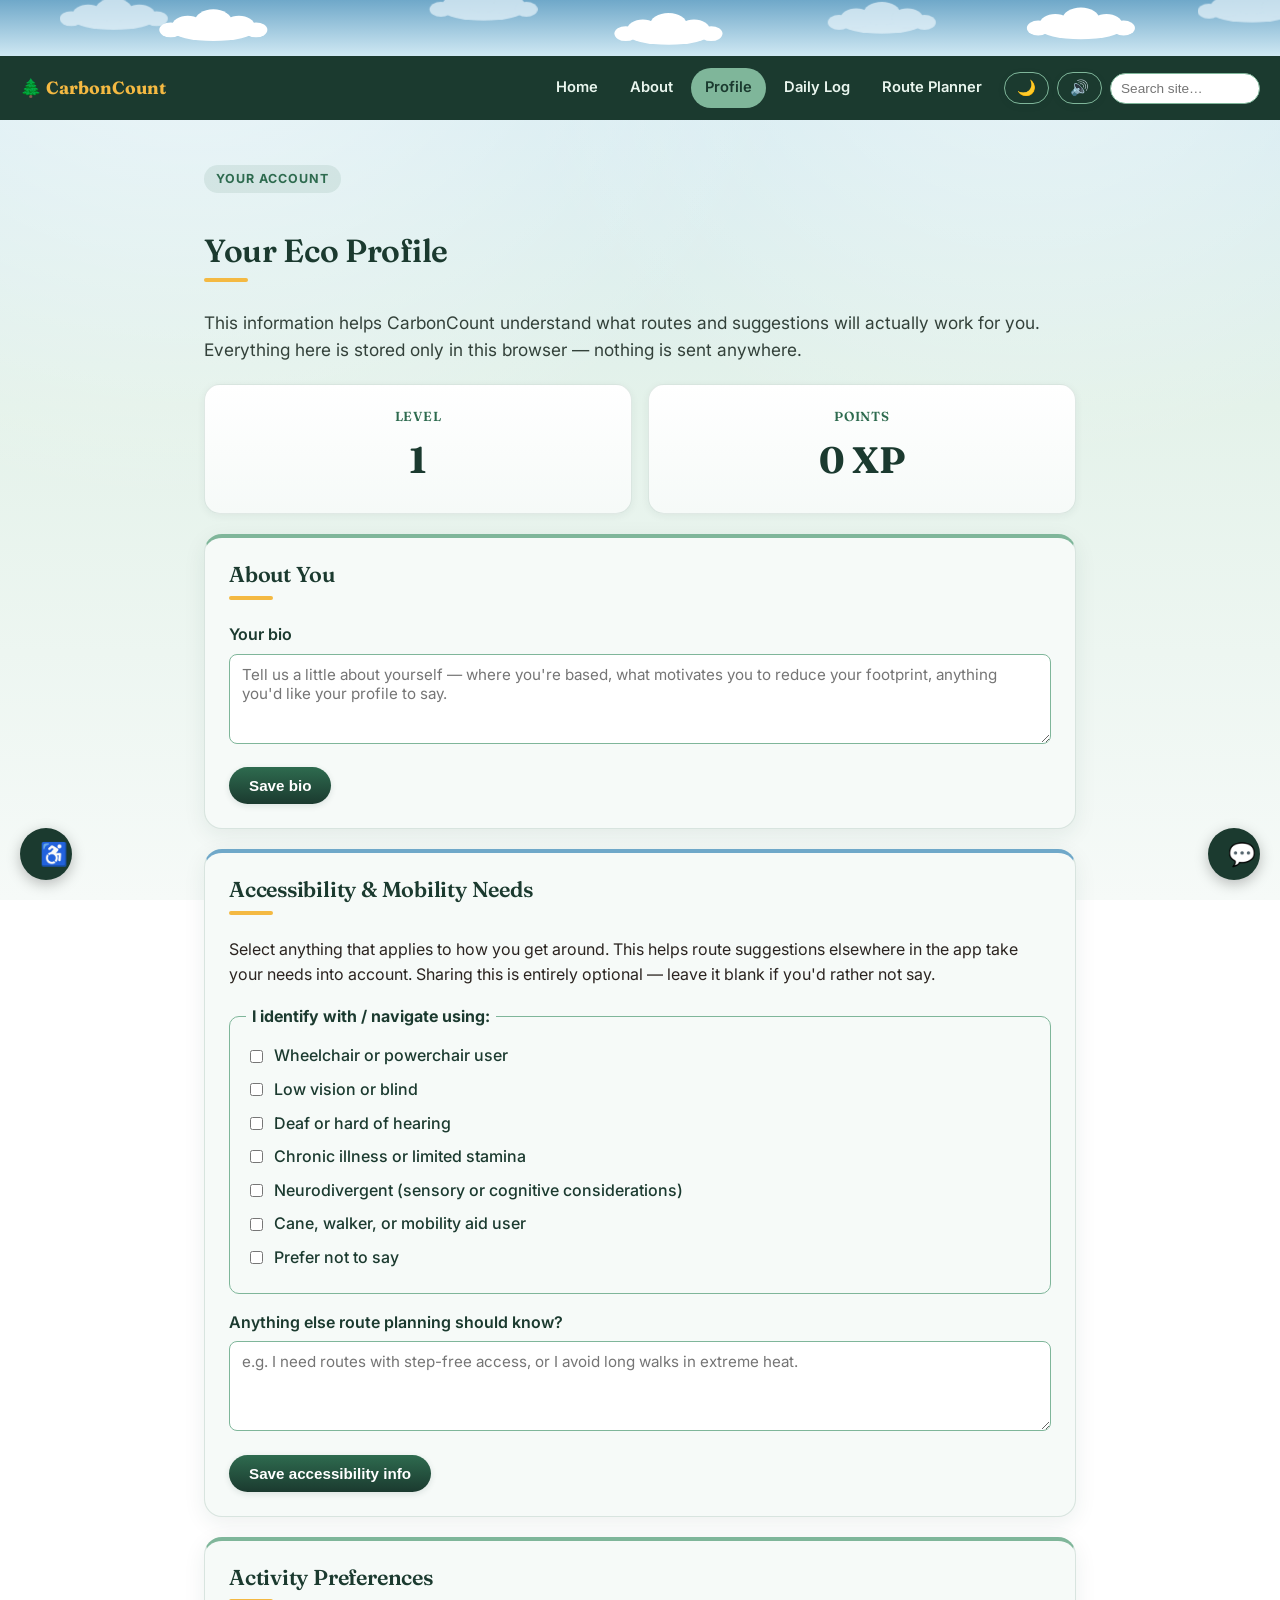
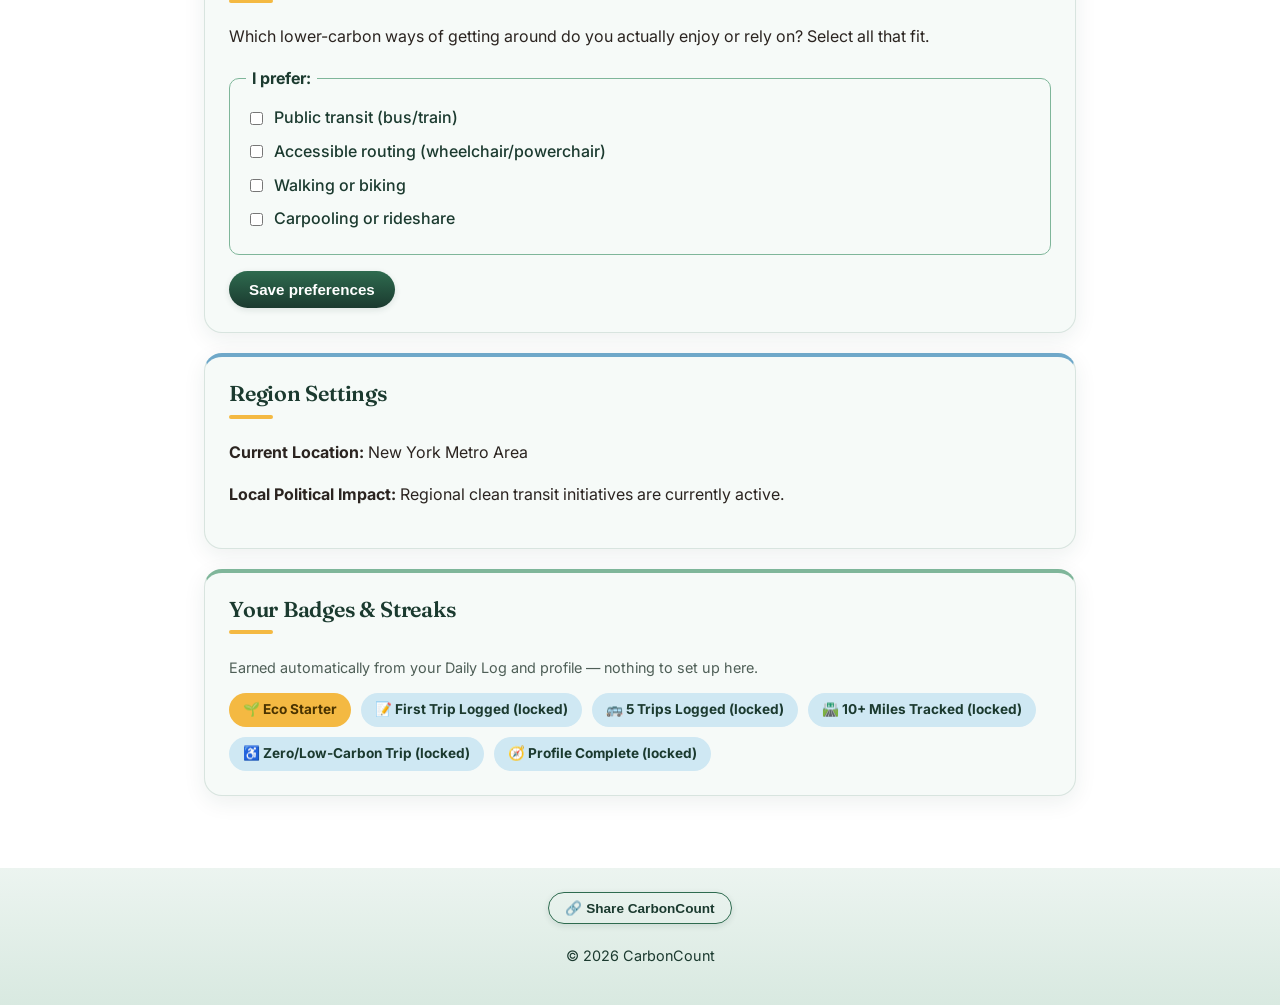
<file: profile.html>
<!DOCTYPE html>
<!-- Declares this document as HTML5 -->
<html lang="en">
<!-- Root element, lang="en" tells browsers/screen readers the page is in English -->
<head>
    <meta charset="UTF-8">
    <!-- Sets the character encoding so special characters and emoji render correctly -->
    <meta name="viewport" content="width=device-width, initial-scale=1.0">
    <!-- Makes the page render at the device's real width for responsive/mobile layouts -->
    <title>CarbonCount - Profile</title>
    <!-- Sets the browser tab title -->
    <link rel="stylesheet" href="styles.css">
    <!-- Loads the external stylesheet shared by every page on the site -->
</head>
<body>

    <header class="site-header">
        <!-- Semantic header element wraps the cloud graphic and the nav bar -->
        <div class="cloud-band" aria-hidden="true">
            <!-- Decorative-only div, so aria-hidden keeps it out of screen reader output -->
            <svg viewBox="0 0 900 60" preserveAspectRatio="none" xmlns:xlink="http://www.w3.org/1999/xlink">
                <!-- The scalable vector graphic that draws the animated cloud strip -->
                <defs>
                    <!-- Reusable puffy cloud built from overlapping circles, placed repeatedly below with <use> -->
                    <g id="cloud-shape">
                        <!-- Groups the shapes below into one named, reusable cloud unit -->
                        <ellipse cx="0" cy="18" rx="28" ry="10"/>
                        <!-- The cloud's flat, wide base shape -->
                        <circle cx="-18" cy="12" r="11"/>
                        <!-- Left puff of the cloud -->
                        <circle cx="0" cy="7" r="13"/>
                        <!-- Top-center puff, the tallest part of the cloud -->
                        <circle cx="18" cy="12" r="11"/>
                        <!-- Right puff of the cloud -->
                        <circle cx="30" cy="16" r="8"/>
                        <!-- Small outer puff on the right edge -->
                        <circle cx="-30" cy="16" r="8"/>
                        <!-- Small outer puff on the left edge -->
                    </g>
                </defs>
                <!-- Back cloud layer drifts slowly in reverse for a parallax depth effect -->
                <g class="drift-slow" fill="#eaf5fb" opacity="0.6">
                    <!-- Group of faint, distant clouds; CSS animates this group's position -->
                    <use xlink:href="#cloud-shape" href="#cloud-shape" x="80" y="4"/>
                    <use xlink:href="#cloud-shape" href="#cloud-shape" x="340" y="-6"/>
                    <use xlink:href="#cloud-shape" href="#cloud-shape" x="620" y="8"/>
                    <use xlink:href="#cloud-shape" href="#cloud-shape" x="880" y="-4"/>
                    <use xlink:href="#cloud-shape" href="#cloud-shape" x="1160" y="4"/>
                    <use xlink:href="#cloud-shape" href="#cloud-shape" x="1420" y="-6"/>
                    <use xlink:href="#cloud-shape" href="#cloud-shape" x="1700" y="8"/>
                    <!-- Each <use> places one more copy of the cloud shape at a different x/y position -->
                </g>
                <!-- Front cloud layer drifts forward and sits lower, closer to the horizon -->
                <g class="drift" fill="#ffffff">
                    <!-- Group of brighter, closer clouds animated in the opposite direction -->
                    <use xlink:href="#cloud-shape" href="#cloud-shape" x="150" y="16"/>
                    <use xlink:href="#cloud-shape" href="#cloud-shape" x="470" y="20"/>
                    <use xlink:href="#cloud-shape" href="#cloud-shape" x="760" y="14"/>
                    <use xlink:href="#cloud-shape" href="#cloud-shape" x="1050" y="16"/>
                    <use xlink:href="#cloud-shape" href="#cloud-shape" x="1370" y="20"/>
                    <use xlink:href="#cloud-shape" href="#cloud-shape" x="1660" y="14"/>
                    <!-- Each <use> places one more copy of the cloud shape at a different x/y position -->
                </g>
            </svg>
        </div>

        <nav class="top-nav" aria-label="Main Navigation">
            <!-- Semantic nav element, labeled for screen readers as the main navigation landmark -->
            <a class="brand" href="index.html">🌲 CarbonCount</a>
            <!-- Site logo/name, links back to the homepage -->
            <button id="nav-toggle" class="nav-toggle" type="button" aria-expanded="false" aria-controls="nav-menu" aria-label="Toggle navigation menu">☰</button>
            <!-- Hamburger button, only visible on narrow screens; toggled by site.js -->
            <div id="nav-menu" class="nav-menu">
                <!-- Container for the nav links; site.js adds the .open class on mobile when toggled -->
                <a href="index.html">Home</a>
                <a href="about.html">About</a>
                <!-- Link to the About page (merged About App + The Problem) -->
                <a href="profile.html" class="active">Profile</a>
                <!-- Link to this page; class="active" highlights it in the nav -->
                <a href="log.html">Daily Log</a>
                <a href="route.html">Route Planner</a>
            </div>
        </nav>
    </header>

    <main class="page-section">
        <!-- Semantic main element holds this page's unique content -->
        <p class="eyebrow">Your account</p>
        <!-- Small uppercase label sitting above the main heading -->
        <h2>Your Eco Profile</h2>
        <!-- Page's main heading -->
        <p class="lede">This information helps CarbonCount understand what routes and suggestions will actually work for you. Everything here is stored only in this browser — nothing is sent anywhere.</p>
        <!-- Intro paragraph explaining the privacy model -->

        <div class="profile-status">
            <!-- Row of two stat cards showing gamification progress -->
            <div class="status-card">
                <h3>Level</h3>
                <p class="status-value" id="stat-level">1</p>
                <!-- Placeholder "1"; renderProgress() below overwrites this with the real computed level -->
            </div>
            <div class="status-card">
                <h3>Points</h3>
                <p class="status-value" id="stat-points">0 XP</p>
                <!-- Placeholder "0 XP"; renderProgress() below overwrites this with the real computed points -->
            </div>
        </div>

        <section class="card">
            <!-- Bio section -->
            <h3>About You</h3>
            <div class="form-group">
                <label for="bio">Your bio</label>
                <!-- Associates this label with the textarea below via the matching id -->
                <textarea id="bio" placeholder="Tell us a little about yourself — where you're based, what motivates you to reduce your footprint, anything you'd like your profile to say."></textarea>
                <!-- Free-text bio field; value is loaded from and saved to localStorage by the script below -->
            </div>
            <button type="button" id="save-bio">Save bio</button>
            <!-- type="button" stops it from trying to submit a form; click handler is wired up in the script -->
        </section>

        <section class="card">
            <!-- Accessibility & mobility needs section -->
            <h3>Accessibility & Mobility Needs</h3>
            <p>Select anything that applies to how you get around. This helps route suggestions elsewhere in the app take your needs into account. Sharing this is entirely optional — leave it blank if you'd rather not say.</p>
            <fieldset>
                <!-- Groups the related checkboxes with a visible legend for screen readers -->
                <legend>I identify with / navigate using:</legend>
                <div class="checkbox-row">
                    <input type="checkbox" id="acc-wheelchair" value="Wheelchair or powerchair user">
                    <label for="acc-wheelchair">Wheelchair or powerchair user</label>
                    <!-- Checkbox value is what gets saved to localStorage when checked -->
                </div>
                <div class="checkbox-row">
                    <input type="checkbox" id="acc-low-vision" value="Low vision or blind">
                    <label for="acc-low-vision">Low vision or blind</label>
                </div>
                <div class="checkbox-row">
                    <input type="checkbox" id="acc-deaf" value="Deaf or hard of hearing">
                    <label for="acc-deaf">Deaf or hard of hearing</label>
                </div>
                <div class="checkbox-row">
                    <input type="checkbox" id="acc-chronic" value="Chronic illness or limited stamina">
                    <label for="acc-chronic">Chronic illness or limited stamina</label>
                </div>
                <div class="checkbox-row">
                    <input type="checkbox" id="acc-neuro" value="Neurodivergent (sensory or cognitive considerations)">
                    <label for="acc-neuro">Neurodivergent (sensory or cognitive considerations)</label>
                </div>
                <div class="checkbox-row">
                    <input type="checkbox" id="acc-cane" value="Cane, walker, or mobility aid user">
                    <label for="acc-cane">Cane, walker, or mobility aid user</label>
                </div>
                <div class="checkbox-row">
                    <input type="checkbox" id="acc-prefer-not" value="Prefer not to say">
                    <label for="acc-prefer-not">Prefer not to say</label>
                    <!-- Explicit opt-out option so nobody feels forced to disclose -->
                </div>
            </fieldset>
            <div class="form-group">
                <label for="acc-notes">Anything else route planning should know?</label>
                <textarea id="acc-notes" placeholder="e.g. I need routes with step-free access, or I avoid long walks in extreme heat."></textarea>
                <!-- Free-text field for anything not covered by the checkboxes above -->
            </div>
            <button type="button" id="save-accessibility">Save accessibility info</button>
        </section>

        <section class="card">
            <!-- Activity/travel-mode preference section -->
            <h3>Activity Preferences</h3>
            <p>Which lower-carbon ways of getting around do you actually enjoy or rely on? Select all that fit.</p>
            <fieldset>
                <legend>I prefer:</legend>
                <div class="checkbox-row">
                    <input type="checkbox" id="pref-transit" value="Public transit (bus/train)">
                    <label for="pref-transit">Public transit (bus/train)</label>
                </div>
                <div class="checkbox-row">
                    <input type="checkbox" id="pref-accessible" value="Accessible routing (wheelchair/powerchair)">
                    <label for="pref-accessible">Accessible routing (wheelchair/powerchair)</label>
                </div>
                <div class="checkbox-row">
                    <input type="checkbox" id="pref-walk" value="Walking or biking">
                    <label for="pref-walk">Walking or biking</label>
                </div>
                <div class="checkbox-row">
                    <input type="checkbox" id="pref-carpool" value="Carpooling or rideshare">
                    <label for="pref-carpool">Carpooling or rideshare</label>
                </div>
            </fieldset>
            <button type="button" id="save-prefs">Save preferences</button>
        </section>

        <section class="settings-section card">
            <!-- Static region/political-context section (not user-editable) -->
            <h3>Region Settings</h3>
            <p><strong>Current Location:</strong> New York Metro Area</p>
            <p><strong>Local Political Impact:</strong> Regional clean transit initiatives are currently active.</p>
        </section>

        <section class="achievements-section card">
            <!-- Dynamic badges section, populated entirely by renderProgress() in the script below -->
            <h3>Your Badges & Streaks</h3>
            <p style="margin-top:0; font-size:0.9rem; color:#4f5f57;">Earned automatically from your Daily Log and profile — nothing to set up here.</p>
            <div class="badge-container" id="badge-container"></div>
            <!-- Left empty on purpose; renderProgress() fills this with earned/locked badge spans -->
        </section>
    </main>

    <div class="save-toast" id="toast">Saved!</div>
    <!-- Small floating confirmation banner; shown briefly by showToast() after each save -->

    <footer>
        <!-- Semantic footer element -->
        <p>&copy; 2026 CarbonCount</p>
        <!-- Copyright line; site.js inserts the subscribe form and share button above this -->
    </footer>

    <script>
        // Shows a brief confirmation message in the floating toast, then hides it again after 1.8 seconds.
        function showToast(msg) {
            const t = document.getElementById('toast'); // grabs the toast element
            t.textContent = msg; // sets the message text
            t.classList.add('show'); // makes it visible via CSS
            setTimeout(() => t.classList.remove('show'), 1800); // hides it again after a short delay
        }

        // Returns the .value of every checked checkbox in the given list of element ids.
        function getChecked(ids) {
            return ids.filter(id => document.getElementById(id).checked) // keeps only the ids whose checkbox is checked
                      .map(id => document.getElementById(id).value); // converts each surviving id into its checkbox's value
        }

        // Given a list of ids and a list of previously-saved values, re-checks whichever checkboxes match.
        function setChecked(ids, values) {
            ids.forEach(id => {
                const el = document.getElementById(id); // looks up this checkbox
                el.checked = values.includes(el.value); // checks it if its value was in the saved list
            });
        }

        // Load saved data on page load
        window.addEventListener('DOMContentLoaded', () => {
            document.getElementById('bio').value = localStorage.getItem('cp_bio') || ''; // restores the saved bio text, or blank if none
            document.getElementById('acc-notes').value = localStorage.getItem('cp_acc_notes') || ''; // restores saved accessibility notes

            const accIds = ['acc-wheelchair','acc-low-vision','acc-deaf','acc-chronic','acc-neuro','acc-cane','acc-prefer-not']; // all accessibility checkbox ids
            const savedAcc = JSON.parse(localStorage.getItem('cp_accessibility') || '[]'); // parses the saved list back into an array
            setChecked(accIds, savedAcc); // re-checks whichever boxes were previously saved

            const prefIds = ['pref-transit','pref-accessible','pref-walk','pref-carpool']; // all preference checkbox ids
            const savedPrefs = JSON.parse(localStorage.getItem('cp_prefs') || '[]'); // parses the saved list back into an array
            setChecked(prefIds, savedPrefs); // re-checks whichever boxes were previously saved

            renderProgress(); // computes and displays level, points, and badges based on real saved data
        });

        // Innovative feature: computes level, XP, and badge unlocks live from real Daily Log and Profile data,
        // instead of showing fixed placeholder numbers — this is what makes the gamification actually mean something.
        function renderProgress() {
            const entries = JSON.parse(localStorage.getItem('cp_log_entries') || '[]'); // every trip logged on the Daily Log page
            const bio = localStorage.getItem('cp_bio') || ''; // the saved bio text
            const acc = JSON.parse(localStorage.getItem('cp_accessibility') || '[]'); // saved accessibility selections
            const prefs = JSON.parse(localStorage.getItem('cp_prefs') || '[]'); // saved travel-mode preferences

            const totalMiles = entries.reduce((s, e) => s + e.miles, 0); // sums up miles across every logged trip
            const lowCarbonTrips = entries.filter(e => e.type === 'walking' || e.type === 'accessible').length; // counts zero/low-carbon trips

            // Points: 10 per trip logged, 2 per mile, 15 bonus per low-carbon trip
            const points = entries.length * 10 + Math.round(totalMiles * 2) + lowCarbonTrips * 15; // combines all three point sources
            const level = Math.floor(points / 100) + 1; // every 100 points advances one level, starting at level 1

            document.getElementById('stat-points').textContent = points + ' XP'; // updates the Points stat card
            document.getElementById('stat-level').textContent = level; // updates the Level stat card

            const badges = []; // will hold every possible badge, earned or not
            badges.push({ emoji: '🌱', label: 'Eco Starter', earned: true }); // always unlocked, a welcome badge
            badges.push({ emoji: '📝', label: 'First Trip Logged', earned: entries.length >= 1 }); // unlocked after 1+ trips
            badges.push({ emoji: '🚌', label: '5 Trips Logged', earned: entries.length >= 5 }); // unlocked after 5+ trips
            badges.push({ emoji: '🛣️', label: '10+ Miles Tracked', earned: totalMiles >= 10 }); // unlocked after 10+ total miles
            badges.push({ emoji: '♿', label: 'Zero/Low-Carbon Trip', earned: lowCarbonTrips >= 1 }); // unlocked after 1+ low-carbon trip
            badges.push({ emoji: '🧭', label: 'Profile Complete', earned: bio.trim().length > 0 && (acc.length > 0 || prefs.length > 0) }); // unlocked once bio + at least one checklist is filled in

            const container = document.getElementById('badge-container'); // the empty div badges get rendered into
            container.innerHTML = badges.map(b =>
                `<span class="badge ${b.earned ? '' : 'muted'}">${b.emoji} ${b.label}${b.earned ? '' : ' (locked)'}</span>` // builds one badge pill per entry, dimmed and labeled "(locked)" if not yet earned
            ).join(''); // joins all the badge pills into one HTML string
        }

        document.getElementById('save-bio').addEventListener('click', () => {
            localStorage.setItem('cp_bio', document.getElementById('bio').value); // persists the current bio text
            showToast('Bio saved!'); // confirms the save to the user
            renderProgress(); // re-checks badge eligibility, since "Profile Complete" depends on the bio
        });

        document.getElementById('save-accessibility').addEventListener('click', () => {
            const accIds = ['acc-wheelchair','acc-low-vision','acc-deaf','acc-chronic','acc-neuro','acc-cane','acc-prefer-not']; // all accessibility checkbox ids
            localStorage.setItem('cp_accessibility', JSON.stringify(getChecked(accIds))); // saves whichever boxes are currently checked
            localStorage.setItem('cp_acc_notes', document.getElementById('acc-notes').value); // saves the free-text notes field
            showToast('Accessibility info saved!'); // confirms the save to the user
            renderProgress(); // re-checks badge eligibility, since "Profile Complete" depends on this too
        });

        document.getElementById('save-prefs').addEventListener('click', () => {
            const prefIds = ['pref-transit','pref-accessible','pref-walk','pref-carpool']; // all preference checkbox ids
            localStorage.setItem('cp_prefs', JSON.stringify(getChecked(prefIds))); // saves whichever boxes are currently checked
            showToast('Preferences saved!'); // confirms the save to the user
            renderProgress(); // re-checks badge eligibility
        });
    </script>

    <script src="site.js"></script>
    <!-- Loads the shared site script (nav toggle, dark mode, accessibility panel, search, footer extras) -->
</body>
</html>
</file>
<file: styles.css>
/* ============================================================
   CarbonCount — Forest & Sky theme
   Palette:
     --canopy-dark:   #1b3a2f  (deep forest, headers/footer)
     --canopy:        #2e6b4f  (primary green)
     --canopy-light:  #7fb69a  (soft green accents)
     --sky:           #cfe8f3  (pale sky blue, backgrounds)
     --sky-deep:      #6fa8c9  (cloud shadow blue)
     --sun:           #f4b942  (warm accent — badges, highlights)
     --bark:          #2b2420  (body text — checked for 4.5:1+ contrast on light backgrounds)
     --mist:          #f6faf8  (card backgrounds)
   ============================================================ */

@import url('https://fonts.googleapis.com/css2?family=Fraunces:opsz,wght@9..144,400;9..144,600;9..144,700&family=Inter:wght@400;500;600;700&display=swap');

:root {
    --canopy-dark: #1b3a2f;
    --canopy: #2e6b4f;
    --canopy-light: #7fb69a;
    --sky: #cfe8f3;
    --sky-deep: #6fa8c9;
    --sun: #f4b942;
    --bark: #2b2420;
    --mist: #f6faf8;
}

* { box-sizing: border-box; }

html { scroll-behavior: smooth; }

/* Selector 1 of 2 (fulfills requirement: External CSS with 2+ selectors, each having 2+ properties) */
body {
    font-family: 'Inter', Arial, sans-serif;
    margin: 0;
    padding: 0;
    color: var(--bark);
    background:
        radial-gradient(ellipse at 15% 0%, rgba(255,255,255,0.55) 0%, rgba(255,255,255,0) 40%),
        radial-gradient(ellipse at 80% 5%, rgba(255,255,255,0.4) 0%, rgba(255,255,255,0) 35%),
        linear-gradient(180deg, var(--sky) 0%, #e4f2ea 45%, var(--mist) 100%);
    background-attachment: fixed;
    min-height: 100vh;
    line-height: 1.6;
    font-size: 16px;
}

img { max-width: 100%; height: auto; display: block; }

h1, h2, h3 {
    font-family: 'Fraunces', Georgia, serif;
    color: var(--canopy-dark);
    letter-spacing: -0.01em;
    line-height: 1.2;
}

/* Fluid type scale: readable on phones, roomier on desktop */
h1 { font-weight: 700; font-size: clamp(1.9rem, 4.5vw, 2.8rem); }
h2 { font-weight: 600; font-size: clamp(1.5rem, 3.2vw, 2rem); }
h3 { font-weight: 600; font-size: clamp(1.15rem, 2.2vw, 1.35rem); }

a { color: var(--canopy-dark); }
a:focus-visible, button:focus-visible, input:focus-visible,
select:focus-visible, textarea:focus-visible {
    outline: 3px solid var(--sun);
    outline-offset: 2px;
}

/* ---------- Cloud atmosphere band ---------- */
.cloud-band {
    position: relative;
    height: 56px;
    overflow: hidden;
    background: linear-gradient(180deg, var(--sky-deep) 0%, var(--sky) 100%);
}
.cloud-band svg { position: absolute; top: 0; left: 0; width: 100%; height: 100%; }
.cloud-band .drift { animation: driftClouds 60s linear infinite; }
.cloud-band .drift-slow { animation: driftClouds 95s linear infinite reverse; opacity: 0.7; }
@keyframes driftClouds {
    from { transform: translateX(0); }
    to { transform: translateX(-33.33%); }
}
@media (prefers-reduced-motion: reduce) {
    .cloud-band .drift, .cloud-band .drift-slow { animation: none; }
}

/* ---------- Navigation (with responsive hamburger) ---------- */
/* Selector 2 of 2 (fulfills requirement: External CSS with 2+ selectors, each having 2+ properties) */
.top-nav {
    background-color: var(--canopy-dark);
    padding: 12px 20px;
    display: flex;
    align-items: center;
    justify-content: space-between;
    flex-wrap: wrap;
    position: relative;
}
.top-nav .brand {
    color: var(--sun);
    font-family: 'Fraunces', serif;
    font-weight: 700;
    font-size: 1.1rem;
    text-decoration: none;
    padding: 6px 0;
}
.nav-menu {
    display: flex;
    flex-wrap: wrap;
    gap: 4px;
    align-items: center;
}
.nav-menu a {
    color: #eaf6ef;
    text-decoration: none;
    padding: 8px 14px;
    border-radius: 20px;
    font-weight: 600;
    font-size: 0.92rem;
    transition: background 0.15s ease, color 0.15s ease;
}
.nav-menu a:hover { background: var(--canopy); text-decoration: none; }
.nav-menu a.active { background: var(--canopy-light); color: var(--canopy-dark); }

.nav-toggle {
    display: none;
    background: transparent;
    border: 1.5px solid var(--canopy-light);
    color: #eaf6ef;
    font-size: 1.3rem;
    line-height: 1;
    padding: 6px 12px;
    border-radius: 8px;
    cursor: pointer;
}
.nav-toggle:hover { background: var(--canopy); }

@media (max-width: 720px) {
    .nav-toggle { display: inline-block; }
    .nav-menu {
        display: none;
        flex-direction: column;
        align-items: stretch;
        width: 100%;
        margin-top: 10px;
        gap: 2px;
    }
    .nav-menu.open { display: flex; }
    .nav-menu a { padding: 12px 14px; border-radius: 8px; }
}

/* ---------- Layout containers ---------- */
.page-section, .home-intro, .hero-banner {
    max-width: 920px;
    margin: 0 auto;
    padding: clamp(20px, 5vw, 32px) clamp(16px, 4vw, 24px);
}

.hero-banner { padding-top: 0; text-align: center; }
.hero-banner img {
    border-radius: 0 0 18px 18px;
    box-shadow: 0 8px 24px rgba(27,58,47,0.18);
    width: 100%;
    max-height: 420px;
    object-fit: cover;
}
.hero-text h1 { margin-bottom: 4px; }
.hero-text p { font-size: clamp(0.95rem, 2vw, 1.05rem); color: var(--canopy); font-style: italic; }

/* ---------- Cards / sections ---------- */
.card, .status-card, .settings-section, .achievements-section,
.log-history, .log-form, .intro-block, .content-block {
    background: var(--mist);
    border: 1px solid rgba(46,107,79,0.15);
    border-radius: 14px;
    padding: clamp(16px, 4vw, 24px);
    margin-top: 20px;
    box-shadow: 0 2px 8px rgba(27,58,47,0.06);
}

.profile-status { display: flex; gap: 16px; margin-top: 20px; flex-wrap: wrap; }
.status-card { flex: 1; min-width: 130px; text-align: center; margin-top: 0; }
.status-card h3 { margin: 0 0 6px; font-size: 0.82rem; text-transform: uppercase; letter-spacing: 0.06em; color: var(--canopy); }
.status-value { font-size: clamp(1.4rem, 3.5vw, 1.8rem); font-weight: 700; color: var(--canopy-dark); margin: 0; font-family: 'Fraunces', serif; }

/* ---------- Tables (responsive: scrolls horizontally on very small screens) ---------- */
.table-scroll { width: 100%; overflow-x: auto; -webkit-overflow-scrolling: touch; margin-top: 15px; }
table {
    border-collapse: collapse;
    width: 100%;
    min-width: 420px;
    background: var(--mist);
    border-radius: 10px;
    overflow: hidden;
}
th, td { padding: 12px 14px; text-align: left; border: 1px solid rgba(46,107,79,0.15); }
th { background-color: var(--canopy-light); color: var(--canopy-dark); font-weight: 700; }
tr:nth-child(even) td { background: rgba(127,182,154,0.08); }

/* ---------- Forms ---------- */
.form-group { margin-bottom: 16px; }
label { display: block; font-weight: 600; margin-bottom: 6px; color: var(--canopy-dark); }
select, input[type="number"], input[type="text"], textarea {
    width: 100%;
    padding: 10px 12px;
    border: 1.5px solid var(--canopy-light);
    border-radius: 8px;
    font-family: inherit;
    font-size: 0.95rem;
    background: #fff;
    color: var(--bark);
}
textarea { resize: vertical; min-height: 90px; }

button, .btn {
    background: var(--canopy);
    color: #fff;
    border: none;
    padding: 10px 20px;
    border-radius: 8px;
    font-weight: 700;
    font-size: 0.95rem;
    cursor: pointer;
    transition: background 0.15s ease, transform 0.1s ease;
}
button:hover, .btn:hover { background: var(--canopy-dark); }
button:active, .btn:active { transform: translateY(1px); }
button.secondary { background: transparent; color: var(--canopy); border: 1.5px solid var(--canopy); }
button.secondary:hover { background: rgba(46,107,79,0.08); }

fieldset { border: 1.5px solid var(--canopy-light); border-radius: 10px; padding: 14px 16px; margin: 0 0 16px; }
legend { font-weight: 700; color: var(--canopy-dark); padding: 0 6px; }
.checkbox-row { display: flex; align-items: center; gap: 8px; margin-bottom: 8px; }
.checkbox-row input { width: auto; }
.checkbox-row label { margin: 0; font-weight: 500; }

/* ---------- Badges ---------- */
.badge-container { display: flex; flex-wrap: wrap; gap: 10px; margin-top: 12px; }
.badge { background: var(--sun); color: #4a3300; padding: 6px 14px; border-radius: 20px; font-weight: 700; font-size: 0.85rem; }
.badge.muted { background: var(--sky); color: var(--canopy-dark); }

/* ---------- Log entries ---------- */
.log-entry {
    display: flex; justify-content: space-between; align-items: center; gap: 10px;
    padding: 10px 14px; background: #fff; border-radius: 8px; margin-top: 8px;
    border-left: 4px solid var(--canopy); flex-wrap: wrap;
}
.log-entry .entry-meta { font-size: 0.85rem; color: #4a5a51; }
.log-entry button { padding: 4px 10px; font-size: 0.8rem; background: transparent; color: #9a2f2f; }
.log-entry button:hover { background: rgba(154,47,47,0.1); }
.empty-notice { color: #4f5f57; font-style: italic; }
.log-summary { display: flex; gap: 16px; flex-wrap: wrap; margin-top: 16px; }
.log-summary .status-card { background: #fff; }

/* ---------- SDG section ---------- */
.sdg-grid {
    display: grid;
    grid-template-columns: repeat(auto-fit, minmax(200px, 1fr));
    gap: 16px;
    margin-top: 18px;
}
.sdg-card {
    border-radius: 12px;
    padding: 18px;
    color: #fff;
    box-shadow: 0 2px 8px rgba(0,0,0,0.12);
}
.sdg-card .sdg-num { font-family: 'Fraunces', serif; font-weight: 700; font-size: 1.8rem; display: block; }
.sdg-card h4 { margin: 4px 0 8px; font-size: 1.02rem; }
.sdg-card p { margin: 0; font-size: 0.88rem; opacity: 0.95; }
.sdg-3 { background: #4C9F38; }
.sdg-10 { background: #DD1367; }
.sdg-11 { background: #F99D26; }
.sdg-13 { background: #3F7E44; }

/* ---------- Image gallery ---------- */
.gallery-grid {
    display: grid;
    grid-template-columns: repeat(auto-fit, minmax(220px, 1fr));
    gap: 14px;
    margin-top: 16px;
}
.gallery-grid figure { margin: 0; border-radius: 12px; overflow: hidden; box-shadow: 0 2px 8px rgba(27,58,47,0.1); background: #fff; }
.gallery-grid img { width: 100%; height: 170px; object-fit: cover; }
.gallery-grid figcaption { padding: 8px 12px; font-size: 0.82rem; color: var(--canopy-dark); font-weight: 600; }

/* ---------- Reviews ---------- */
.reviews-grid {
    display: grid;
    grid-template-columns: repeat(auto-fit, minmax(230px, 1fr));
    gap: 16px;
    margin-top: 16px;
}
.review-card {
    background: #fff;
    border-radius: 12px;
    padding: 18px;
    border: 1px solid rgba(46,107,79,0.15);
    box-shadow: 0 2px 8px rgba(27,58,47,0.06);
}
.review-stars { color: var(--sun); letter-spacing: 2px; font-size: 1rem; }
.review-quote { font-style: italic; margin: 10px 0; color: #33291f; }
.review-author { font-weight: 700; color: var(--canopy-dark); font-size: 0.9rem; }
.review-role { font-size: 0.8rem; color: #4f5f57; }

/* ---------- Footer ---------- */
footer {
    text-align: center;
    padding: 24px;
    color: var(--canopy-dark);
    background: linear-gradient(180deg, rgba(127,182,154,0.15), rgba(127,182,154,0.3));
    margin-top: 40px;
    font-size: 0.9rem;
}

/* ---------- Utility ---------- */
.eyebrow { text-transform: uppercase; letter-spacing: 0.08em; font-size: 0.78rem; font-weight: 700; color: var(--canopy); }
.lede { font-size: clamp(1rem, 2.2vw, 1.08rem); color: #33413a; }
.two-col { display: grid; grid-template-columns: 1fr 1fr; gap: 20px; }

@media (max-width: 640px) {
    .two-col { grid-template-columns: 1fr; }
    .top-nav { padding: 10px 16px; }
}

.save-toast {
    position: fixed; bottom: 20px; right: 20px;
    background: var(--canopy-dark); color: #fff;
    padding: 10px 18px; border-radius: 8px; font-weight: 600;
    box-shadow: 0 4px 14px rgba(0,0,0,0.2);
    opacity: 0; transform: translateY(10px);
    transition: opacity 0.25s ease, transform 0.25s ease;
    pointer-events: none; z-index: 50;
}
.save-toast.show { opacity: 1; transform: translateY(0); }

/* ============================================================
   New features: dark mode, accessibility toolbar, charts,
   progress bars, FAQ accordion, tip banner
   ============================================================ */

/* ---------- Dark mode ("Night Canopy") ---------- */
body.dark {
    --canopy-dark: #0d1f18;
    --canopy: #234f3c;
    --canopy-light: #3f6b57;
    --sky: #0d1b2a;
    --sky-deep: #142c40;
    --sun: #ffd873;
    --bark: #eef3f0;
    --mist: #16261f;
}
body.dark { background: linear-gradient(180deg, #0d1b2a 0%, #12241c 45%, #16261f 100%); }
body.dark table { background: var(--mist); }
body.dark th { color: #eef3f0; }
body.dark .review-card,
body.dark .gallery-grid figure { background: #1c2e26; }
body.dark select, body.dark input, body.dark textarea { background: #223a2f; color: var(--bark); border-color: var(--canopy-light); }
body.dark .log-entry { background: #1c2e26; }
body.dark .status-card, body.dark .log-summary .status-card { background: #1c2e26; }

/* ---------- Dark mode text-contrast fixes ----------
   Much of the site's text uses var(--canopy-dark)/var(--canopy), a dark green
   meant for light backgrounds. Dark mode swaps the page/card backgrounds to
   dark colors, but that text was never re-colored, so it rendered dark-on-dark
   (basically invisible). This block gives those elements a light, legible
   color specifically in dark mode. */
body.dark h1, body.dark h2, body.dark h3 { color: #eef3f0; }
body.dark a { color: #9fd6b8; }
body.dark a:hover { color: #c8ecd7; }
body.dark .nav-menu a.active { color: #0d1f18; }
body.dark .status-value { color: #eef3f0; }
body.dark .status-card h3 { color: #9fd6b8; }
body.dark label { color: #cfe3d8; }
body.dark legend { color: #cfe3d8; }
body.dark .badge.muted { color: #eef3f0; }
body.dark .eyebrow { color: #9fd6b8; }
body.dark .lede { color: #dce8e2; }
body.dark .hero-text p { color: #cfe3d8; }
body.dark .review-quote { color: #dce8e2; }
body.dark .review-author { color: #eef3f0; }
body.dark .review-role { color: #a9c2b6; }
body.dark .gallery-grid figcaption { color: #eef3f0; }
body.dark .log-entry .entry-meta { color: #a9c2b6; }
body.dark .log-entry button { color: #ff9c9c; }
body.dark .empty-notice { color: #a9c2b6; }
body.dark #search-results a { color: #eef3f0; }
body.dark #search-results .search-desc { color: #a9c2b6; }
body.dark #share-btn { color: #eef3f0; }
body.dark .founder-role { color: #9fd6b8; }
body.dark .route-option .route-mode { color: #eef3f0; }
body.dark .route-option .route-meta { color: #a9c2b6; }
body.dark .route-status { color: #a9c2b6; }

/* ---------- Nav icon buttons (theme toggle etc.) ---------- */
.nav-icon-btn {
    background: transparent;
    border: 1.5px solid var(--canopy-light);
    color: #eaf6ef;
    padding: 6px 12px;
    border-radius: 20px;
    font-size: 0.95rem;
    cursor: pointer;
    margin-left: 4px;
}
.nav-icon-btn:hover { background: var(--canopy); }

/* ---------- Accessibility toolbar ---------- */
#a11y-fab {
    position: fixed;
    bottom: 20px;
    left: 20px;
    width: 52px;
    height: 52px;
    border-radius: 50%;
    background: var(--canopy-dark);
    color: #fff;
    border: none;
    font-size: 1.4rem;
    cursor: pointer;
    box-shadow: 0 4px 14px rgba(0,0,0,0.25);
    z-index: 60;
}
#a11y-fab:hover { background: var(--canopy); }
#a11y-panel {
    position: fixed;
    bottom: 82px;
    left: 20px;
    width: 240px;
    background: var(--mist);
    border: 1px solid rgba(46,107,79,0.2);
    border-radius: 12px;
    padding: 16px;
    box-shadow: 0 8px 24px rgba(0,0,0,0.2);
    z-index: 60;
}
#a11y-panel h4 { margin: 0 0 12px; font-size: 1rem; }
.a11y-row { margin-bottom: 12px; font-size: 0.88rem; }
.a11y-row > span { display: block; margin-bottom: 6px; font-weight: 600; }
.a11y-btn-group { display: flex; gap: 6px; }
.a11y-btn-group button {
    flex: 1;
    padding: 6px 4px;
    font-size: 0.85rem;
    background: #fff;
    color: var(--canopy-dark);
    border: 1.5px solid var(--canopy-light);
}
.a11y-btn-group button.active { background: var(--canopy); color: #fff; }
.a11y-row label { display: flex; align-items: center; gap: 8px; font-weight: 500; cursor: pointer; }
.a11y-row input[type="checkbox"] { width: auto; }
#a11y-panel .btn.secondary { width: 100%; padding: 6px; font-size: 0.85rem; }

/* Font-size scaling classes, toggled from the accessibility panel */
body.font-lg { font-size: 18px; }
body.font-xl { font-size: 20px; }

/* High-contrast mode: stronger separation for low-vision users */
body.high-contrast {
    --canopy-dark: #000000;
    --canopy: #000000;
    --canopy-light: #4d4d4d;
    --sky: #ffffff;
    --sky-deep: #cccccc;
    --sun: #ffcc00;
    --bark: #000000;
    --mist: #ffffff;
}
body.high-contrast { background: #ffffff; }
body.high-contrast a { text-decoration: underline; }
body.high-contrast .card, body.high-contrast table, body.high-contrast .review-card,
body.high-contrast .status-card, body.high-contrast .log-entry {
    border: 2px solid #000 !important;
    box-shadow: none !important;
}
body.high-contrast .nav-menu a.active { outline: 2px solid #fff; }

/* ---------- Progress bar (weekly goal) ---------- */
.progress-track {
    width: 100%;
    height: 16px;
    background: rgba(46,107,79,0.12);
    border-radius: 20px;
    overflow: hidden;
    margin-top: 8px;
}
.progress-fill {
    height: 100%;
    background: var(--canopy);
    border-radius: 20px;
    transition: width 0.4s ease, background 0.3s ease;
}
.progress-fill.over-goal { background: #b23b3b; }
.progress-label { font-size: 0.85rem; color: #4f5f57; margin-top: 6px; }
body.dark .progress-label { color: #c8d6cf; }

/* ---------- Weekly mini bar chart ---------- */
.week-chart {
    display: flex;
    align-items: flex-end;
    gap: 8px;
    height: 120px;
    margin-top: 14px;
    padding: 0 4px;
}
.week-chart .bar-col {
    flex: 1;
    display: flex;
    flex-direction: column;
    align-items: center;
    justify-content: flex-end;
    height: 100%;
}
.week-chart .bar {
    width: 100%;
    max-width: 28px;
    background: var(--canopy-light);
    border-radius: 4px 4px 0 0;
    min-height: 3px;
    transition: height 0.3s ease;
}
.week-chart .bar.today { background: var(--sun); }
.week-chart .bar-label { font-size: 0.7rem; color: #4f5f57; margin-top: 6px; }
body.dark .week-chart .bar-label { color: #c8d6cf; }

/* ---------- FAQ accordion ---------- */
.faq-item {
    border: 1px solid rgba(46,107,79,0.15);
    border-radius: 10px;
    padding: 4px 16px;
    margin-top: 10px;
    background: #fff;
}
body.dark .faq-item { background: #1c2e26; }
.faq-item summary {
    cursor: pointer;
    font-weight: 700;
    color: var(--canopy-dark);
    padding: 12px 0;
    list-style: none;
}
.faq-item summary::-webkit-details-marker { display: none; }
.faq-item summary::before { content: "+ "; color: var(--canopy); }
.faq-item[open] summary::before { content: "– "; }
.faq-item p { margin: 0 0 14px; color: #33413a; }
body.dark .faq-item p { color: #dce8e2; }

/* ---------- Tip of the day banner ---------- */
.tip-banner {
    display: flex;
    align-items: center;
    gap: 12px;
    background: linear-gradient(90deg, var(--canopy-light), var(--canopy));
    color: #fff;
    padding: 14px 18px;
    border-radius: 12px;
    margin-top: 20px;
    font-size: 0.95rem;
}
.tip-banner .tip-icon { font-size: 1.4rem; flex-shrink: 0; }

/* ---------- Stat pill (streak) ---------- */
.streak-pill {
    display: inline-flex;
    align-items: center;
    gap: 6px;
    background: var(--sun);
    color: #4a3300;
    padding: 6px 14px;
    border-radius: 20px;
    font-weight: 700;
    font-size: 0.9rem;
    margin-top: 10px;
}

/* ============================================================
   Round 2 features: carousel, search, subscribe/share, founders,
   route planner
   ============================================================ */

/* Two more official UN SDG colors for the expanded 6-goal grid */
.sdg-7 { background: #FCC30B; color: #4a3300; }
.sdg-12 { background: #BF8B2E; }

/* ---------- Reviews carousel ---------- */
.carousel-wrap {
    display: flex;
    align-items: center;
    gap: 8px;
    margin-top: 16px;
}
.reviews-grid {
    display: flex;
    gap: 16px;
    overflow-x: auto;
    scroll-snap-type: x mandatory;
    scroll-behavior: smooth;
    padding-bottom: 4px;
    flex: 1;
}
.reviews-grid .review-card {
    scroll-snap-align: start;
    flex: 0 0 230px;
}
.carousel-arrow {
    flex-shrink: 0;
    width: 38px;
    height: 38px;
    border-radius: 50%;
    background: var(--canopy);
    color: #fff;
    border: none;
    font-size: 1.3rem;
    line-height: 1;
    cursor: pointer;
}
.carousel-arrow:hover { background: var(--canopy-dark); }

/* ---------- Search widget (injected into nav by site.js) ---------- */
.search-wrap { position: relative; margin-left: 4px; }
#search-input {
    width: 150px;
    padding: 7px 10px;
    border-radius: 20px;
    border: 1.5px solid var(--canopy-light);
    background: #ffffff;
    font-size: 0.85rem;
}
#search-results {
    position: absolute;
    top: 38px;
    right: 0;
    background: var(--mist);
    border: 1px solid rgba(46,107,79,0.2);
    border-radius: 10px;
    min-width: 220px;
    box-shadow: 0 8px 20px rgba(0,0,0,0.18);
    z-index: 70;
    overflow: hidden;
}
#search-results a {
    display: block;
    padding: 10px 14px;
    text-decoration: none;
    color: var(--canopy-dark);
    border-bottom: 1px solid rgba(46,107,79,0.1);
    font-size: 0.88rem;
}
#search-results a:last-child { border-bottom: none; }
#search-results a:hover { background: rgba(46,107,79,0.1); }
#search-results .search-desc { display: block; font-size: 0.76rem; color: #4f5f57; font-weight: 400; }

/* ---------- Footer extras: subscribe + share (injected by site.js) ---------- */
.footer-extras {
    max-width: 480px;
    margin: 0 auto 20px;
    display: flex;
    flex-direction: column;
    gap: 12px;
    align-items: center;
}
#subscribe-form {
    display: flex;
    gap: 8px;
    width: 100%;
    max-width: 360px;
}
#subscribe-form input[type="email"] {
    flex: 1;
    padding: 8px 12px;
    border-radius: 8px;
    border: 1.5px solid var(--canopy-light);
    font-size: 0.88rem;
}
#share-btn {
    background: transparent;
    color: var(--canopy-dark);
    border: 1.5px solid var(--canopy);
    padding: 7px 16px;
    border-radius: 20px;
    font-size: 0.85rem;
}
#share-btn:hover { background: rgba(46,107,79,0.1); }

/* ---------- About page: quick-jump nav + section markers (merged About App + The Problem) ---------- */
.quick-jump {
    display: flex;
    flex-wrap: wrap;
    gap: 8px;
    margin-top: 18px;
}
.quick-jump a {
    background: var(--mist);
    border: 1.5px solid rgba(46,107,79,0.2);
    color: var(--canopy-dark);
    text-decoration: none;
    font-weight: 600;
    font-size: 0.85rem;
    padding: 7px 14px;
    border-radius: 20px;
    transition: background 0.15s ease, transform 0.1s ease;
}
.quick-jump a:hover { background: var(--canopy-light); transform: translateY(-1px); }
body.dark .quick-jump a { background: #1c2e26; color: #eef3f0; border-color: var(--canopy-light); }
body.dark .quick-jump a:hover { background: var(--canopy); }

.section-marker {
    margin-top: 40px;
    padding-top: 14px;
    border-top: 2px solid rgba(46,107,79,0.15);
    scroll-margin-top: 16px; /* keeps the heading from landing flush against the viewport edge when jumped to */
}
body.dark .section-marker { border-top-color: rgba(127,182,154,0.25); }

/* ---------- Founders page ---------- */
.founders-grid {
    display: grid;
    grid-template-columns: repeat(auto-fit, minmax(220px, 1fr));
    gap: 18px;
    margin-top: 18px;
}
.founder-card { text-align: center; }
.founder-avatar {
    width: 76px;
    height: 76px;
    border-radius: 50%;
    margin: 0 auto 12px;
    display: flex;
    align-items: center;
    justify-content: center;
    color: #fff;
    font-family: 'Fraunces', serif;
    font-weight: 700;
    font-size: 1.4rem;
}
.founder-role { color: var(--canopy); font-weight: 600; font-size: 0.88rem; margin: 2px 0 8px; }

/* ---------- Route Planner page ---------- */
.route-form { display: grid; gap: 14px; }
.route-form-row { display: flex; gap: 10px; align-items: flex-end; flex-wrap: wrap; }
.route-form-row .form-group { flex: 1; min-width: 200px; margin-bottom: 0; }
#route-map {
    width: 100%;
    height: 340px;
    border-radius: 12px;
    margin-top: 16px;
    border: 1px solid rgba(46,107,79,0.15);
}
.route-results { margin-top: 16px; display: grid; gap: 10px; }
.route-option {
    display: flex;
    justify-content: space-between;
    align-items: center;
    background: #fff;
    border: 1.5px solid rgba(46,107,79,0.15);
    border-radius: 10px;
    padding: 12px 16px;
    flex-wrap: wrap;
    gap: 8px;
}
.route-option.recommended { border-color: var(--canopy); background: rgba(127,182,154,0.12); }
.route-option .route-mode { font-weight: 700; color: var(--canopy-dark); }
.route-option .route-meta { font-size: 0.85rem; color: #4f5f57; }
.route-option .route-badge {
    background: var(--sun);
    color: #4a3300;
    padding: 3px 10px;
    border-radius: 12px;
    font-size: 0.75rem;
    font-weight: 700;
}
.route-status { font-size: 0.9rem; color: #4f5f57; margin-top: 8px; }
body.dark .route-option { background: #1c2e26; }

/* ---------- Mini GPS: turn-by-turn directions panel (Route Planner) ---------- */
.directions-toggle { margin-top: 10px; font-size: 0.85rem; padding: 7px 14px; }
.directions-panel {
    width: 100%;
    margin-top: 12px;
    padding-top: 12px;
    border-top: 1px solid rgba(46,107,79,0.15);
}
.nav-current-step {
    background: var(--canopy-dark);
    color: #fff;
    border-radius: 10px;
    padding: 12px 16px;
    margin-bottom: 10px;
}
.nav-current-instruction { font-family: 'Fraunces', serif; font-weight: 600; font-size: 1.05rem; }
.nav-current-distance { font-size: 0.85rem; color: #d9ecdf; margin-top: 4px; }
.nav-controls { display: flex; gap: 8px; margin-bottom: 10px; }
.nav-controls .btn { font-size: 0.85rem; padding: 7px 14px; }
.directions-list {
    list-style: decimal;
    margin: 0;
    padding-left: 22px;
    max-height: 220px;
    overflow-y: auto;
}
.directions-list li {
    display: flex;
    justify-content: space-between;
    gap: 10px;
    padding: 6px 4px;
    font-size: 0.88rem;
    border-bottom: 1px solid rgba(46,107,79,0.1);
}
.directions-list li:last-child { border-bottom: none; }
.directions-list .step-dist { color: #4f5f57; white-space: nowrap; font-size: 0.82rem; }
.directions-list li.active { background: rgba(127,182,154,0.2); border-radius: 6px; font-weight: 700; }
body.dark .directions-panel { border-top-color: rgba(127,182,154,0.25); }
body.dark .directions-list li { border-bottom-color: rgba(127,182,154,0.15); }
body.dark .directions-list .step-dist { color: #a9c2b6; }
body.dark .directions-list li.active { background: rgba(63,107,87,0.5); }

/* ============================================================
   Round 3: more accessibility tools + aesthetic polish + route
   planner improvements
   ============================================================ */

/* ---------- Skip link (visually hidden until focused) ---------- */
.skip-link {
    position: absolute;
    top: -60px;
    left: 12px;
    background: var(--canopy-dark);
    color: #fff;
    padding: 10px 16px;
    border-radius: 8px;
    z-index: 100;
    text-decoration: none;
    font-weight: 700;
    transition: top 0.2s ease;
}
.skip-link:focus { top: 12px; }

/* ---------- Underline-links accessibility mode ---------- */
body.underline-links a { text-decoration: underline; }

/* ---------- Reduce-motion accessibility mode (independent of OS setting) ---------- */
body.reduce-motion .drift, body.reduce-motion .drift-slow { animation: none !important; }

/* ---------- Aesthetic polish: card & button micro-interactions ---------- */
.card, .status-card, .settings-section, .achievements-section,
.log-history, .log-form, .founder-card, .review-card {
    transition: transform 0.18s ease, box-shadow 0.18s ease;
}
.card:hover, .review-card:hover, .founder-card:hover {
    transform: translateY(-3px);
    box-shadow: 0 8px 22px rgba(27,58,47,0.13);
}
button, .btn { transition: background 0.15s ease, transform 0.12s ease, box-shadow 0.15s ease; box-shadow: 0 2px 6px rgba(27,58,47,0.12); }
button:hover, .btn:hover { transform: translateY(-1px); box-shadow: 0 4px 12px rgba(27,58,47,0.18); }
button:active, .btn:active { transform: translateY(0); }

/* ---------- Hero: readable text over the photo via a gradient scrim ---------- */
.hero-banner { position: relative; }
.hero-text {
    position: relative;
    z-index: 2;
}
.hero-banner::after {
    content: "";
    position: absolute;
    left: 0; right: 0; bottom: 0;
    height: 90px;
    background: linear-gradient(180deg, rgba(27,58,47,0) 0%, rgba(27,58,47,0.10) 100%);
    pointer-events: none;
    border-radius: 0 0 18px 18px;
}

/* ---------- Nav link underline sweep on hover (subtle polish) ---------- */
.nav-menu a { position: relative; }
.nav-menu a:not(.active)::after {
    content: "";
    position: absolute;
    left: 14px; right: 14px; bottom: 3px;
    height: 2px;
    background: var(--sun);
    transform: scaleX(0);
    transform-origin: left;
    transition: transform 0.18s ease;
}
.nav-menu a:hover::after { transform: scaleX(1); }

/* ---------- Section rhythm polish ---------- */
h3 { margin-top: 4px; }
.card > *:first-child, section.card > *:first-child { margin-top: 0; }

/* ---------- Route planner: loading spinner + interest badges ---------- */
.route-spinner {
    display: inline-block;
    width: 14px; height: 14px;
    border: 2px solid rgba(46,107,79,0.25);
    border-top-color: var(--canopy);
    border-radius: 50%;
    animation: spin 0.7s linear infinite;
    margin-right: 8px;
    vertical-align: -2px;
}
@keyframes spin { to { transform: rotate(360deg); } }
body.reduce-motion .route-spinner { animation: none; }

.route-perk {
    display: inline-block;
    background: rgba(127,182,154,0.25);
    color: var(--canopy-dark);
    padding: 2px 9px;
    border-radius: 10px;
    font-size: 0.75rem;
    font-weight: 700;
    margin-right: 6px;
    margin-top: 4px;
}
body.dark .route-perk { background: rgba(63,107,87,0.5); color: #eef3f0; }
.route-option.estimated { opacity: 0.9; border-style: dashed; }

/* ============================================================
   Added features: Help Chat, back-to-top, extra accessibility
   options (readable font, text spacing). Pairs with site.js.
   ============================================================ */

/* Keep the "saved" toast clear of the floating buttons */
.save-toast { bottom: 90px; }

/* Accessibility panel: scroll if the screen is short, style the new controls */
#a11y-panel { max-height: 70vh; overflow-y: auto; }
#a11y-panel select { width: 100%; padding: 6px; font-size: 0.85rem; }
#a11y-panel .a11y-btn-group button { flex: 1; font-size: 0.8rem; padding: 6px 4px; }

/* Readable font and extra text spacing (helpful for dyslexia and low vision) */
body.readable-font,
body.readable-font input,
body.readable-font select,
body.readable-font textarea,
body.readable-font button {
    font-family: Verdana, Tahoma, Arial, sans-serif;
}
body.readable-font h1, body.readable-font h2, body.readable-font h3, body.readable-font h4 {
    font-family: Verdana, Tahoma, Arial, sans-serif;
}
body.text-spacing { line-height: 1.9; letter-spacing: 0.04em; word-spacing: 0.12em; }
body.text-spacing p, body.text-spacing li { margin-bottom: 1em; }

/* Back-to-top button */
#back-top {
    position: fixed;
    bottom: 90px;
    right: 20px;
    width: 44px;
    height: 44px;
    border-radius: 50%;
    border: none;
    background: var(--canopy);
    color: #fff;
    font-size: 1.2rem;
    cursor: pointer;
    box-shadow: 0 4px 14px rgba(0,0,0,0.25);
    z-index: 55;
}
#back-top[hidden] { display: none; }
#back-top:hover { background: var(--canopy-dark); }

/* Help Chat */
#chat-fab {
    position: fixed;
    bottom: 20px;
    right: 20px;
    width: 52px;
    height: 52px;
    border-radius: 50%;
    background: var(--canopy-dark);
    color: #fff;
    border: none;
    font-size: 1.4rem;
    cursor: pointer;
    box-shadow: 0 4px 14px rgba(0,0,0,0.25);
    z-index: 60;
}
#chat-fab:hover { background: var(--canopy); }
#chat-panel {
    position: fixed;
    bottom: 82px;
    right: 20px;
    width: 330px;
    max-width: calc(100vw - 40px);
    max-height: 72vh;
    display: flex;
    flex-direction: column;
    background: var(--mist);
    border: 1px solid rgba(46,107,79,0.2);
    border-radius: 12px;
    box-shadow: 0 8px 24px rgba(0,0,0,0.2);
    z-index: 65;
    overflow: hidden;
}
#chat-panel[hidden] { display: none; }
#chat-panel .chat-head {
    background: var(--canopy-dark);
    color: #fff;
    padding: 10px 14px;
    display: flex;
    flex-direction: column;
    gap: 2px;
}
#chat-panel .chat-sub { font-size: 0.74rem; color: #cfe3d8; }
#chat-log {
    flex: 1;
    overflow-y: auto;
    padding: 12px;
    display: flex;
    flex-direction: column;
    gap: 8px;
    min-height: 140px;
}
.chat-msg {
    max-width: 88%;
    padding: 8px 12px;
    border-radius: 12px;
    font-size: 0.9rem;
    line-height: 1.4;
}
.chat-msg.bot { align-self: flex-start; background: var(--sky); color: var(--bark); }
.chat-msg.user { align-self: flex-end; background: var(--canopy); color: #fff; }
.chat-msg a { font-weight: 700; }
#chat-chips { display: flex; flex-wrap: wrap; gap: 6px; padding: 0 12px 8px; }
.chat-chip {
    background: transparent;
    color: var(--canopy-dark);
    border: 1.5px solid var(--canopy-light);
    border-radius: 16px;
    padding: 4px 10px;
    font-size: 0.78rem;
    box-shadow: none;
}
.chat-chip:hover { background: var(--canopy-light); color: var(--canopy-dark); }
#chat-form { display: flex; gap: 6px; padding: 10px 12px; border-top: 1px solid rgba(46,107,79,0.2); }
#chat-form input { flex: 1; margin: 0; padding: 8px 10px; font-size: 0.9rem; }
#chat-form button { padding: 8px 14px; font-size: 0.85rem; }

body.dark .chat-msg.bot { background: #223a2f; color: #eef3f0; }
body.dark .chat-chip { color: #eef3f0; }
body.dark .chat-chip:hover { color: #0d1f18; }
body.dark #a11y-panel, body.dark #chat-panel { color: #eef3f0; }
body.high-contrast .chat-msg.bot { border: 2px solid #000; background: #fff; color: #000; }
body.high-contrast #chat-panel, body.high-contrast #a11y-panel { border: 2px solid #000; }

/* Reduce motion also calms the page's other transitions and smooth scrolling */
body.reduce-motion * { transition: none !important; scroll-behavior: auto !important; }

/* ============================================================
   Polish pass: softer cards, accent details, stat grids, calculator,
   fade-in on scroll. Appended last so it refines the rules above.
   ============================================================ */

/* Fade-in as cards scroll into view (skipped when motion is reduced) */
.reveal { transition: opacity 0.55s ease, transform 0.55s ease, box-shadow 0.18s ease; }
.reveal:not(.in) { opacity: 0; transform: translateY(16px); }
body.reduce-motion .reveal:not(.in) { opacity: 1; transform: none; }
@media (prefers-reduced-motion: reduce) { .reveal:not(.in) { opacity: 1; transform: none; } }

/* Cards: rounder, with a thin green accent along the top */
.card {
    border-radius: 18px;
    border-top: 4px solid var(--canopy-light);
    box-shadow: 0 6px 22px rgba(27, 58, 47, 0.08);
}
.two-col .card:nth-child(2), section.card:nth-of-type(even) { border-top-color: var(--sky-deep); }

/* Headings: a small sun-yellow underline makes sections easier to spot */
.card > h3:first-child::after, .page-section > h2::after, .home-intro > h2::after {
    content: "";
    display: block;
    width: 44px;
    height: 4px;
    margin-top: 8px;
    border-radius: 3px;
    background: var(--sun);
}
.eyebrow { display: inline-block; padding: 4px 12px; border-radius: 20px; background: rgba(46, 107, 79, 0.1); }

/* Stat cards sit in a tidy row */
.impact-stats { display: grid; grid-template-columns: repeat(3, 1fr); gap: 14px; }
.impact-stats .status-card { margin-top: 0; }
.log-summary { display: grid; grid-template-columns: repeat(auto-fit, minmax(150px, 1fr)); gap: 14px; }
.status-card { border-radius: 16px; background: linear-gradient(180deg, #ffffff 0%, var(--mist) 100%); }
.status-value { font-size: clamp(1.7rem, 4vw, 2.3rem); }
@media (max-width: 640px) { .impact-stats { grid-template-columns: 1fr; } }

/* Buttons: pill shaped with a gentle green gradient */
button[type="submit"], #save-prefs, #save-bio, #save-accessibility, #chat-send {
    background: linear-gradient(180deg, var(--canopy) 0%, var(--canopy-dark) 100%);
    border-radius: 999px;
}

/* Tables: easier to scan */
tbody tr { transition: background 0.15s ease; }
tbody tr:hover { background: rgba(127, 182, 154, 0.18); }

/* Tip banner gets a little more presence */
.tip-banner { border-radius: 16px; box-shadow: 0 6px 18px rgba(46, 107, 79, 0.25); }

/* Footer share button and read-aloud status text */
.tts-grid { flex-wrap: wrap; }
.tts-grid button { flex: 1 1 45%; }
#tts-status { margin: 8px 0 0; font-size: 0.8rem; color: #4f5f57; min-height: 1.2em; }
body.dark #tts-status { color: #c8d6cf; }

/* Quick Trip Estimator (home page) */
.calc-row { display: flex; gap: 14px; flex-wrap: wrap; align-items: flex-end; }
.calc-row .form-group { flex: 1; min-width: 180px; margin-bottom: 0; }
.calc-result {
    margin-top: 16px;
    padding: 16px 18px;
    border-radius: 14px;
    background: rgba(127, 182, 154, 0.16);
    border: 1px dashed var(--canopy-light);
    font-size: 1rem;
}
.calc-result strong { font-family: 'Fraunces', serif; font-size: 1.5rem; color: var(--canopy-dark); }
.calc-result .calc-win { display: block; margin-top: 6px; color: var(--canopy); font-weight: 600; }
body.dark .calc-result strong { color: #eef3f0; }
body.dark .calc-result .calc-win { color: #9fd6b8; }
</file>
